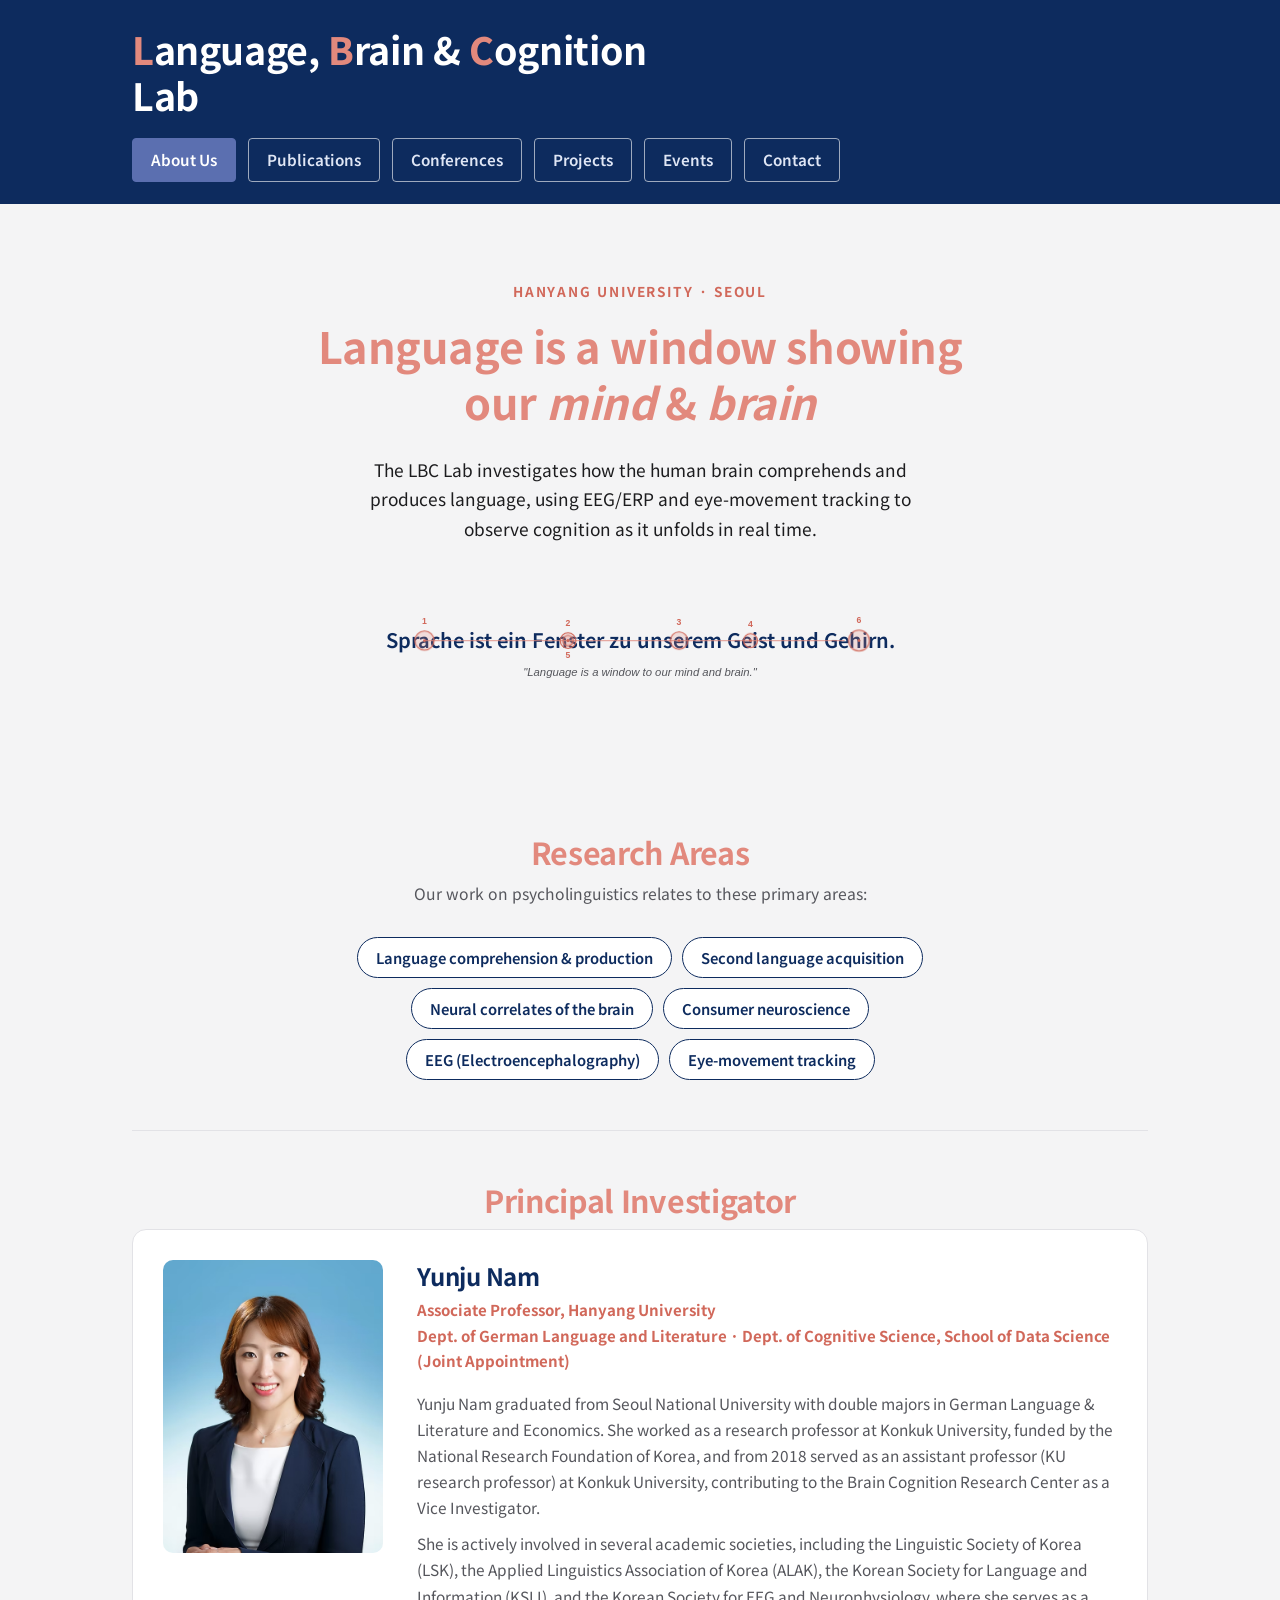
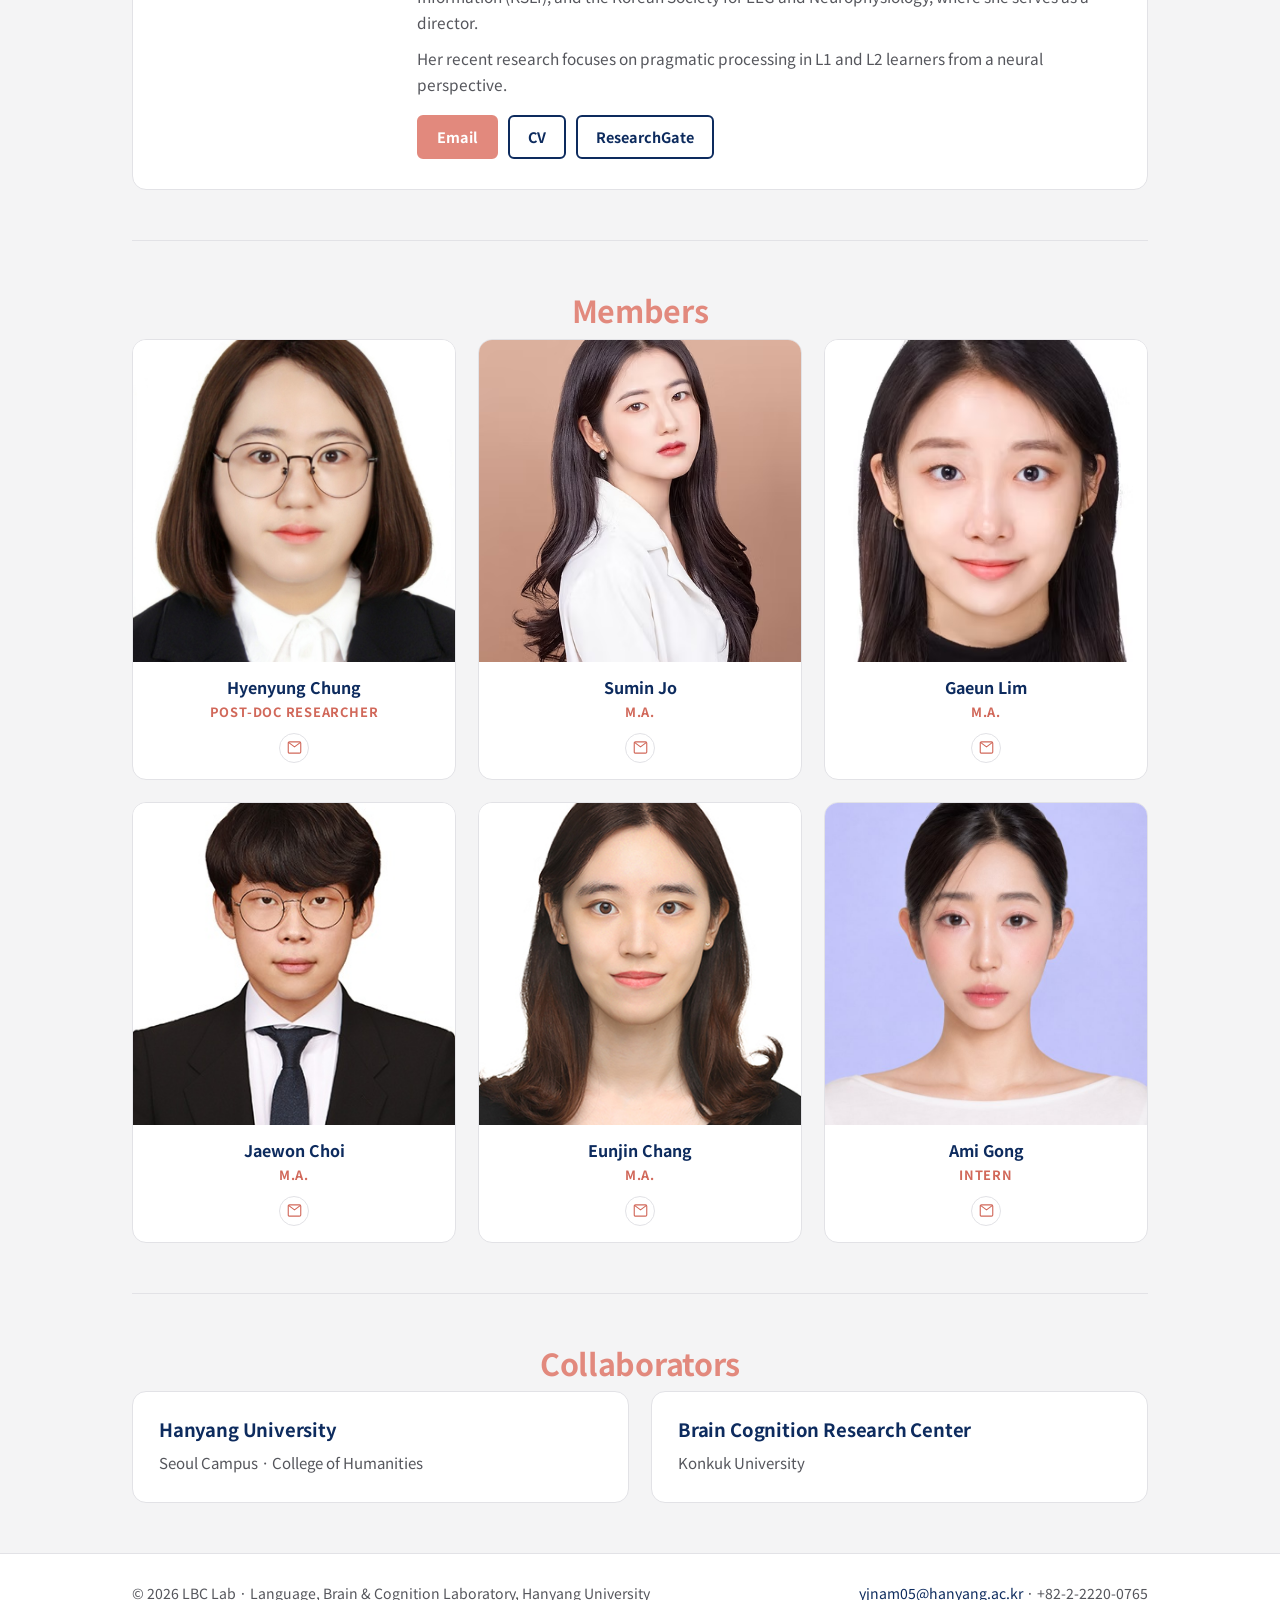
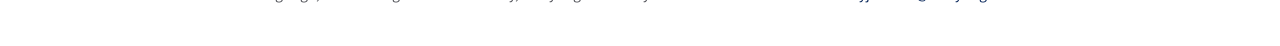
<file: index.html>
<!DOCTYPE html>
<html lang="en">
<head>
<meta charset="UTF-8">
<meta name="viewport" content="width=device-width, initial-scale=1">
<title>LBC Lab | Language, Brain &amp; Cognition Laboratory — Hanyang University</title>
<meta name="description" content="LBC Lab (Language, Brain and Cognition) at Hanyang University — psycholinguistics, cognitive science, EEG, eye-tracking.">
<link rel="preconnect" href="https://fonts.googleapis.com">
<link href="https://fonts.googleapis.com/css2?family=Instrument+Serif:ital@0;1&family=Figtree:wght@400;500;600;700&family=Noto+Sans+KR:wght@400;500;700&family=Gowun+Batang:wght@400;700&display=swap" rel="stylesheet">
<link rel="stylesheet" href="css/style.css">
</head>
<body>

<header class="site">
  <div class="site-inner">
    <a class="brand" href="index.html"><b>L</b>anguage, <b>B</b>rain &amp; <b>C</b>ognition Lab</a>
    <nav class="main" aria-label="Main">
      <a href="index.html" aria-current="page">About Us</a>
      <a href="publications.html">Publications</a>
      <a href="conferences.html">Conferences</a>
      <a href="projects.html">Projects</a>
      <a href="events.html">Events</a>
      <a href="contact.html">Contact</a>
    </nav>
  </div>
</header>

<main class="wrap">

  <section class="hero">
    <p class="eyebrow">Hanyang University · Seoul</p>
    <h1>Language is a window showing our <em>mind</em> &amp; <em>brain</em></h1>
    <p class="lede">The LBC Lab investigates how the human brain comprehends and produces
    language, using EEG/ERP and eye-movement tracking to observe cognition as it unfolds
    in real time.</p>

    <!-- Signature: eye-tracking scanpath over a real German sentence -->
    <svg class="gaze-plot" viewBox="0 0 780 150" preserveAspectRatio="xMidYMid meet" aria-hidden="true">
      <text class="sentence" x="390" y="70" font-size="23" text-anchor="middle">
        <tspan id="w-sprache">Sprache</tspan> <tspan id="w-ist">ist</tspan> <tspan id="w-ein">ein</tspan> <tspan id="w-fenster">Fenster</tspan> <tspan id="w-zu">zu</tspan> <tspan id="w-unserem">unserem</tspan> <tspan id="w-geist">Geist</tspan> <tspan id="w-und">und</tspan> <tspan id="w-gehirn">Gehirn.</tspan>
      </text>
      <text class="gloss" x="390" y="102" text-anchor="middle">"Language is a window to our mind and brain."</text>

      <path id="gaze-saccade" class="saccade" d="" style="animation-delay:0.1s"/>

      <circle id="fix1" class="fixation" cx="0" cy="0" r="0" style="animation-delay:0.15s"/>
      <circle id="fix1-dot" class="fixation-dot" cx="0" cy="0" r="1.6"/>
      <text id="fix1-num" class="fixation-num" text-anchor="middle" x="0" y="0">1</text>

      <circle id="fix2" class="fixation" cx="0" cy="0" r="0" style="animation-delay:0.55s"/>
      <circle id="fix2-dot" class="fixation-dot" cx="0" cy="0" r="1.6"/>
      <text id="fix2-num" class="fixation-num" text-anchor="middle" x="0" y="0">2</text>

      <circle id="fix3" class="fixation" cx="0" cy="0" r="0" style="animation-delay:0.95s"/>
      <circle id="fix3-dot" class="fixation-dot" cx="0" cy="0" r="1.6"/>
      <text id="fix3-num" class="fixation-num" text-anchor="middle" x="0" y="0">3</text>

      <circle id="fix4" class="fixation" cx="0" cy="0" r="0" style="animation-delay:1.35s"/>
      <circle id="fix4-dot" class="fixation-dot" cx="0" cy="0" r="1.6"/>
      <text id="fix4-num" class="fixation-num" text-anchor="middle" x="0" y="0">4</text>

      <circle id="fix5" class="fixation" cx="0" cy="0" r="0" style="animation-delay:1.75s"/>
      <circle id="fix5-dot" class="fixation-dot" cx="0" cy="0" r="1.6"/>
      <text id="fix5-num" class="fixation-num" text-anchor="middle" x="0" y="0">5</text>

      <circle id="fix6" class="fixation" cx="0" cy="0" r="0" style="animation-delay:2.1s"/>
      <circle id="fix6-dot" class="fixation-dot" cx="0" cy="0" r="1.6"/>
      <text id="fix6-num" class="fixation-num" text-anchor="middle" x="0" y="0">6</text>
    </svg>
    <script>
    (function () {
      function place() {
        var words = { sprache: 'w-sprache', fenster: 'w-fenster', unserem: 'w-unserem', geist: 'w-geist', gehirn: 'w-gehirn' };
        var centers = {};
        for (var key in words) {
          var t = document.getElementById(words[key]);
          if (!t || typeof t.getBBox !== 'function') return;
          var b = t.getBBox();
          centers[key] = { x: b.x + b.width / 2, y: b.y + b.height * 0.55 };
        }
        var seq = [
          { id: 'fix1', word: 'sprache', r: 11, above: true },
          { id: 'fix2', word: 'fenster', r: 9,  above: true },
          { id: 'fix3', word: 'unserem', r: 10, above: true },
          { id: 'fix4', word: 'geist',   r: 8,  above: true },
          { id: 'fix5', word: 'fenster', r: 6,  above: false },
          { id: 'fix6', word: 'gehirn',  r: 12, above: true }
        ];
        var pts = [];
        seq.forEach(function (f) {
          var c = centers[f.word];
          if (!c) return;
          pts.push(c.x + ',' + c.y);
          var circle = document.getElementById(f.id);
          var dot = document.getElementById(f.id + '-dot');
          var num = document.getElementById(f.id + '-num');
          circle.setAttribute('cx', c.x); circle.setAttribute('cy', c.y); circle.setAttribute('r', f.r);
          dot.setAttribute('cx', c.x); dot.setAttribute('cy', c.y);
          num.setAttribute('x', c.x);
          num.setAttribute('y', f.above ? (c.y - f.r - 8) : (c.y + f.r + 14));
        });
        var path = document.getElementById('gaze-saccade');
        if (path && pts.length) path.setAttribute('d', 'M' + pts.join(' L'));
      }
      if (document.readyState === 'complete') place();
      else window.addEventListener('load', place);
    })();
    </script>
  </section>

  <section class="block">
    <h2 class="section">Research Areas</h2>
    <p class="section-note">Our work on psycholinguistics relates to these primary areas:</p>
    <div class="tags">
      <span>Language comprehension &amp; production</span>
      <span>Second language acquisition</span>
      <span>Neural correlates of the brain</span>
      <span>Consumer neuroscience</span>
      <span>EEG (Electroencephalography)</span>
      <span>Eye-movement tracking</span>
    </div>
  </section>

  <section class="block" id="pi">
    <h2 class="section">Principal Investigator</h2>
    <div class="pi">
      <img src="images/yunju-nam.jpg" alt="Prof. Yunju Nam">
      <div>
        <h3>Yunju Nam</h3>
        <p class="role">Associate Professor, Hanyang University<br>
        Dept. of German Language and Literature ·
        Dept. of Cognitive Science, School of Data Science (Joint Appointment)</p>
        <p>Yunju Nam graduated from Seoul National University with double majors in
        German Language &amp; Literature and Economics. She worked as a research professor
        at Konkuk University, funded by the National Research Foundation of Korea, and
        from 2018 served as an assistant professor (KU research professor) at Konkuk
        University, contributing to the Brain Cognition Research Center as a Vice
        Investigator.</p>
        <p>She is actively involved in several academic societies, including the
        Linguistic Society of Korea (LSK), the Applied Linguistics Association of Korea
        (ALAK), the Korean Society for Language and Information (KSLI), and the Korean
        Society for EEG and Neurophysiology, where she serves as a director.</p>
        <p>Her recent research focuses on pragmatic processing in L1 and L2 learners
        from a neural perspective.</p>
        <div class="links">
          <a class="btn solid" href="mailto:yjnam05@hanyang.ac.kr">Email</a>
          <a class="btn" href="files/cv-yunju-nam.pdf">CV</a>
          <a class="btn" href="https://www.researchgate.net/profile/Yunju-Nam-5">ResearchGate</a>
        </div>
      </div>
    </div>
  </section>

  <section class="block" id="members">
    <h2 class="section">Members</h2>
    <div class="members">
      <div class="member">
        <img src="images/member-hyenyung-chung.jpg" alt="Hyenyung Chung">
        <div class="name">Hyenyung Chung</div>
        <div class="deg">Post-doc Researcher</div>
      <button class="email-btn" data-email="chn4050@naver.com" aria-label="이메일 복사">
        <svg viewBox="0 0 24 24" fill="none" stroke="currentColor" stroke-width="1.8" stroke-linecap="round" stroke-linejoin="round"><path d="M2 5a2 2 0 0 1 2-2h16a2 2 0 0 1 2 2v14a2 2 0 0 1-2 2H4a2 2 0 0 1-2-2V5Zm2 0 8 6 8-6"/></svg>
        <span class="email-tooltip">복사됨</span>
      </button>
      </div>
      <div class="member">
        <img src="images/member-sumin-cho.jpg" alt="Sumin Jo">
        <div class="name">Sumin Jo</div>
        <div class="deg">M.A.</div>
      <button class="email-btn" data-email="lovesuminn@hanyang.ac.kr" aria-label="이메일 복사">
        <svg viewBox="0 0 24 24" fill="none" stroke="currentColor" stroke-width="1.8" stroke-linecap="round" stroke-linejoin="round"><path d="M2 5a2 2 0 0 1 2-2h16a2 2 0 0 1 2 2v14a2 2 0 0 1-2 2H4a2 2 0 0 1-2-2V5Zm2 0 8 6 8-6"/></svg>
        <span class="email-tooltip">복사됨</span>
      </button>
      </div>
      <div class="member">
        <img src="images/member-gaun-im.jpg" alt="Gaeun Lim">
        <div class="name">Gaeun Lim</div>
        <div class="deg">M.A.</div>
      <button class="email-btn" data-email="eunsuger214@hanyang.ac.kr" aria-label="이메일 복사">
        <svg viewBox="0 0 24 24" fill="none" stroke="currentColor" stroke-width="1.8" stroke-linecap="round" stroke-linejoin="round"><path d="M2 5a2 2 0 0 1 2-2h16a2 2 0 0 1 2 2v14a2 2 0 0 1-2 2H4a2 2 0 0 1-2-2V5Zm2 0 8 6 8-6"/></svg>
        <span class="email-tooltip">복사됨</span>
      </button>
      </div>
      <div class="member">
        <img src="images/member-jaewon-choi.jpg" alt="Jaewon Choi">
        <div class="name">Jaewon Choi</div>
        <div class="deg">M.A.</div>
      <button class="email-btn" data-email="koteacherjw@hanyang.ac.kr" aria-label="이메일 복사">
        <svg viewBox="0 0 24 24" fill="none" stroke="currentColor" stroke-width="1.8" stroke-linecap="round" stroke-linejoin="round"><path d="M2 5a2 2 0 0 1 2-2h16a2 2 0 0 1 2 2v14a2 2 0 0 1-2 2H4a2 2 0 0 1-2-2V5Zm2 0 8 6 8-6"/></svg>
        <span class="email-tooltip">복사됨</span>
      </button>
      </div>
      <div class="member">
        <img src="images/member-eunjin-chang.jpg" alt="Eunjin Chang">
        <div class="name">Eunjin Chang</div>
        <div class="deg">M.A.</div>
      <button class="email-btn" data-email="cat8502@hanyang.ac.kr" aria-label="이메일 복사">
        <svg viewBox="0 0 24 24" fill="none" stroke="currentColor" stroke-width="1.8" stroke-linecap="round" stroke-linejoin="round"><path d="M2 5a2 2 0 0 1 2-2h16a2 2 0 0 1 2 2v14a2 2 0 0 1-2 2H4a2 2 0 0 1-2-2V5Zm2 0 8 6 8-6"/></svg>
        <span class="email-tooltip">복사됨</span>
      </button>
      </div>
      <div class="member">
        <img src="images/member-ami-gong.jpg" alt="Ami Gong">
        <div class="name">Ami Gong</div>
        <div class="deg">Intern</div>
      <button class="email-btn" data-email="rhedkal@gmail.com" aria-label="이메일 복사">
        <svg viewBox="0 0 24 24" fill="none" stroke="currentColor" stroke-width="1.8" stroke-linecap="round" stroke-linejoin="round"><path d="M2 5a2 2 0 0 1 2-2h16a2 2 0 0 1 2 2v14a2 2 0 0 1-2 2H4a2 2 0 0 1-2-2V5Zm2 0 8 6 8-6"/></svg>
        <span class="email-tooltip">복사됨</span>
      </button>
      </div>
    </div>
  </section>

  <section class="block" id="collaborators">
    <h2 class="section">Collaborators</h2>
    <div class="cards">
      <div class="card">
        <h3><a href="http://www.hanyang.ac.kr">Hanyang University</a></h3>
        <p>Seoul Campus · College of Humanities</p>
      </div>
      <div class="card">
        <h3><a href="http://bcrc.konkuk.ac.kr">Brain Cognition Research Center</a></h3>
        <p>Konkuk University</p>
      </div>
    </div>
  </section>

</main>

<footer class="site">
  <div class="site-inner">
    <span>© 2026 LBC Lab · Language, Brain &amp; Cognition Laboratory, Hanyang University</span>
    <span><a href="mailto:yjnam05@hanyang.ac.kr">yjnam05@hanyang.ac.kr</a> · +82-2-2220-0765</span>
  </div>
</footer>

<script>
document.querySelectorAll('.email-btn').forEach(function (btn) {
  btn.addEventListener('click', function () {
    var email = btn.getAttribute('data-email');
    navigator.clipboard.writeText(email).catch(function () {});
    window.location.href = 'mailto:' + email;
    var tip = btn.querySelector('.email-tooltip');
    tip.classList.add('show');
    setTimeout(function () { tip.classList.remove('show'); }, 1500);
  });
});
</script>
</body>
</html>
</file>
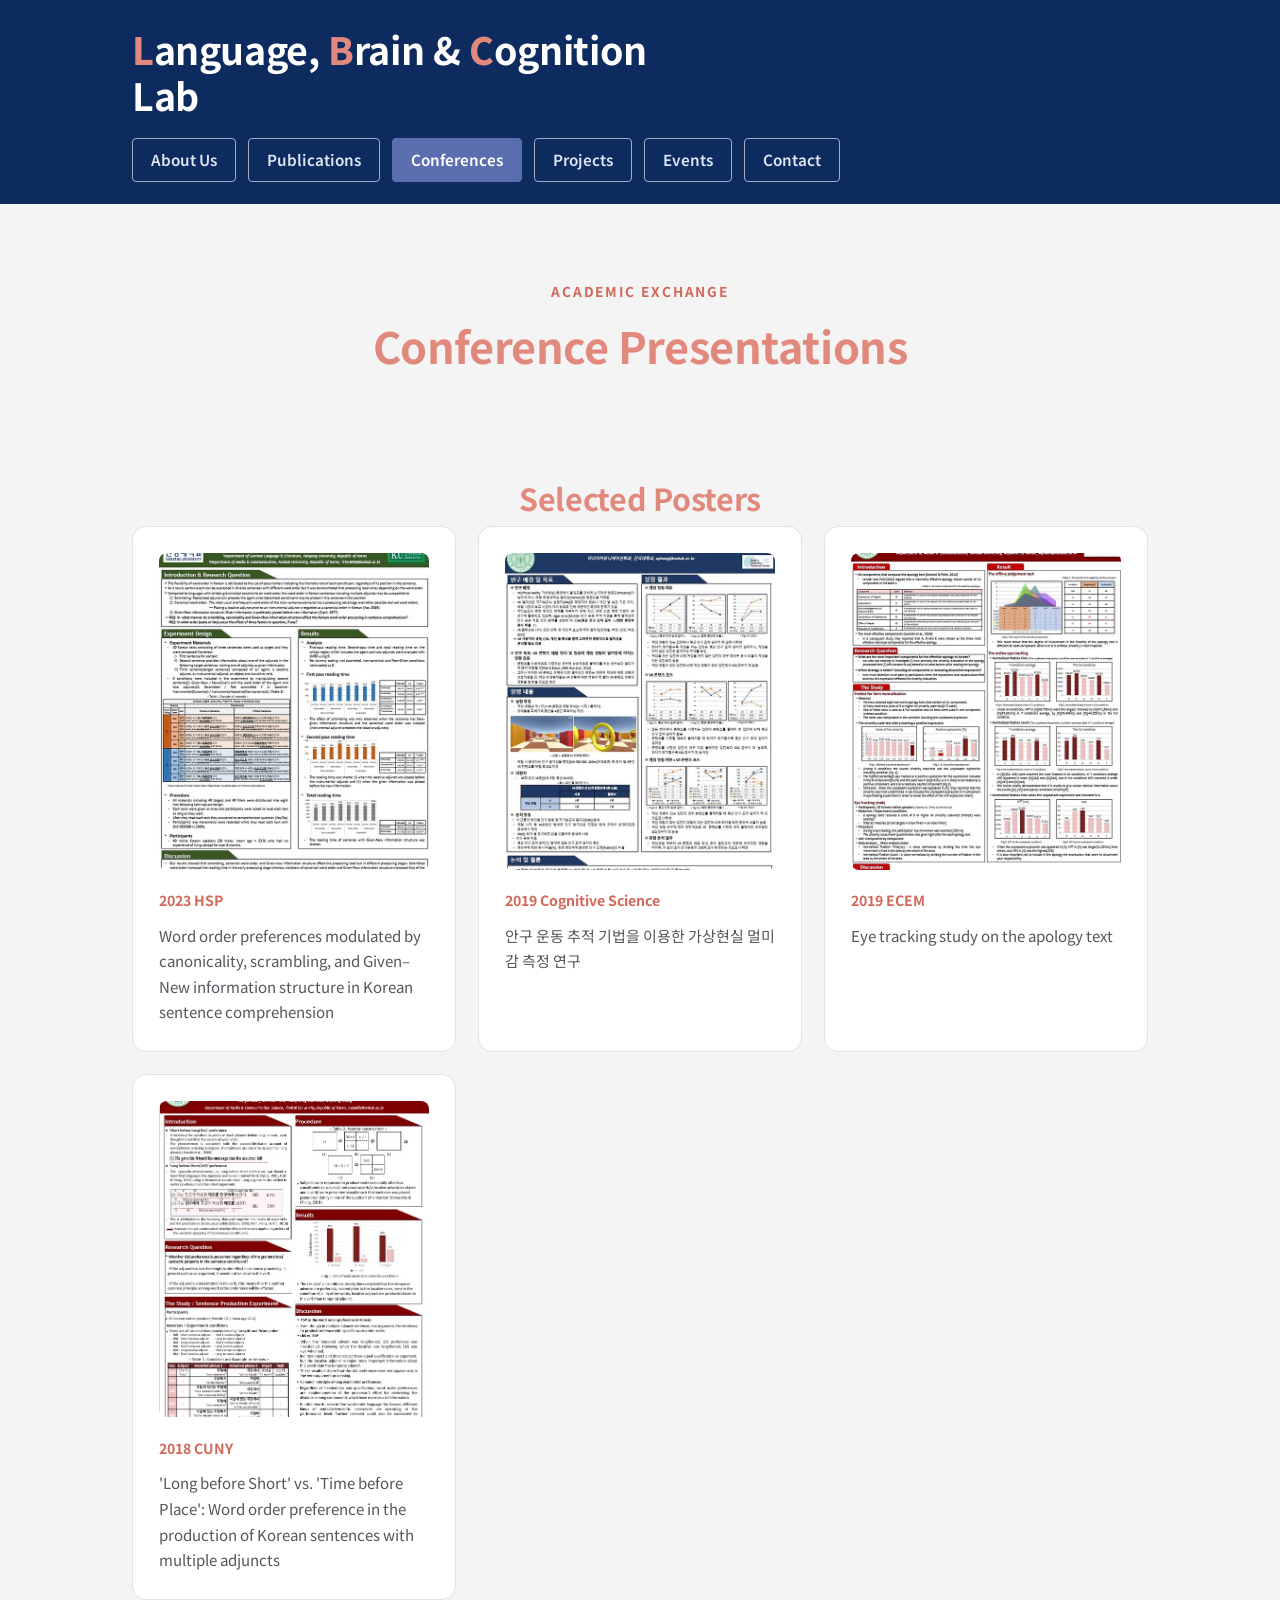
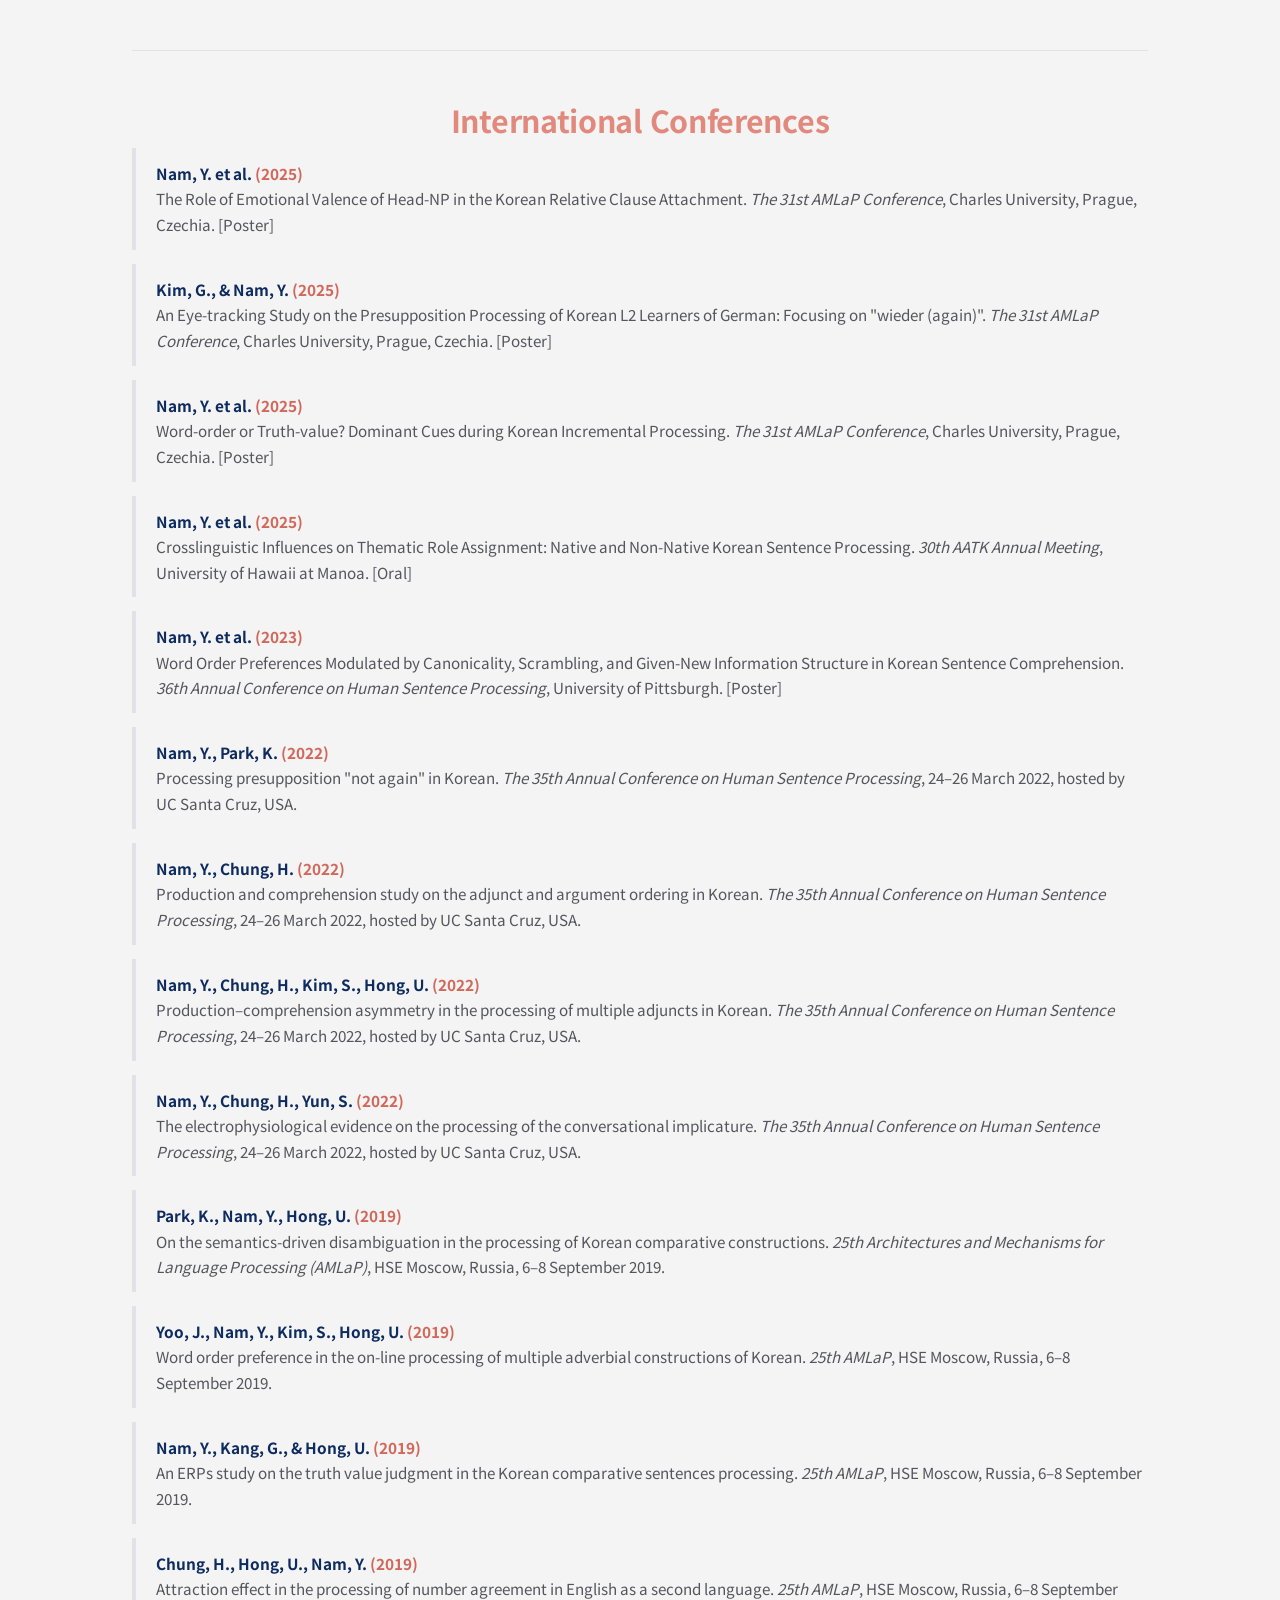
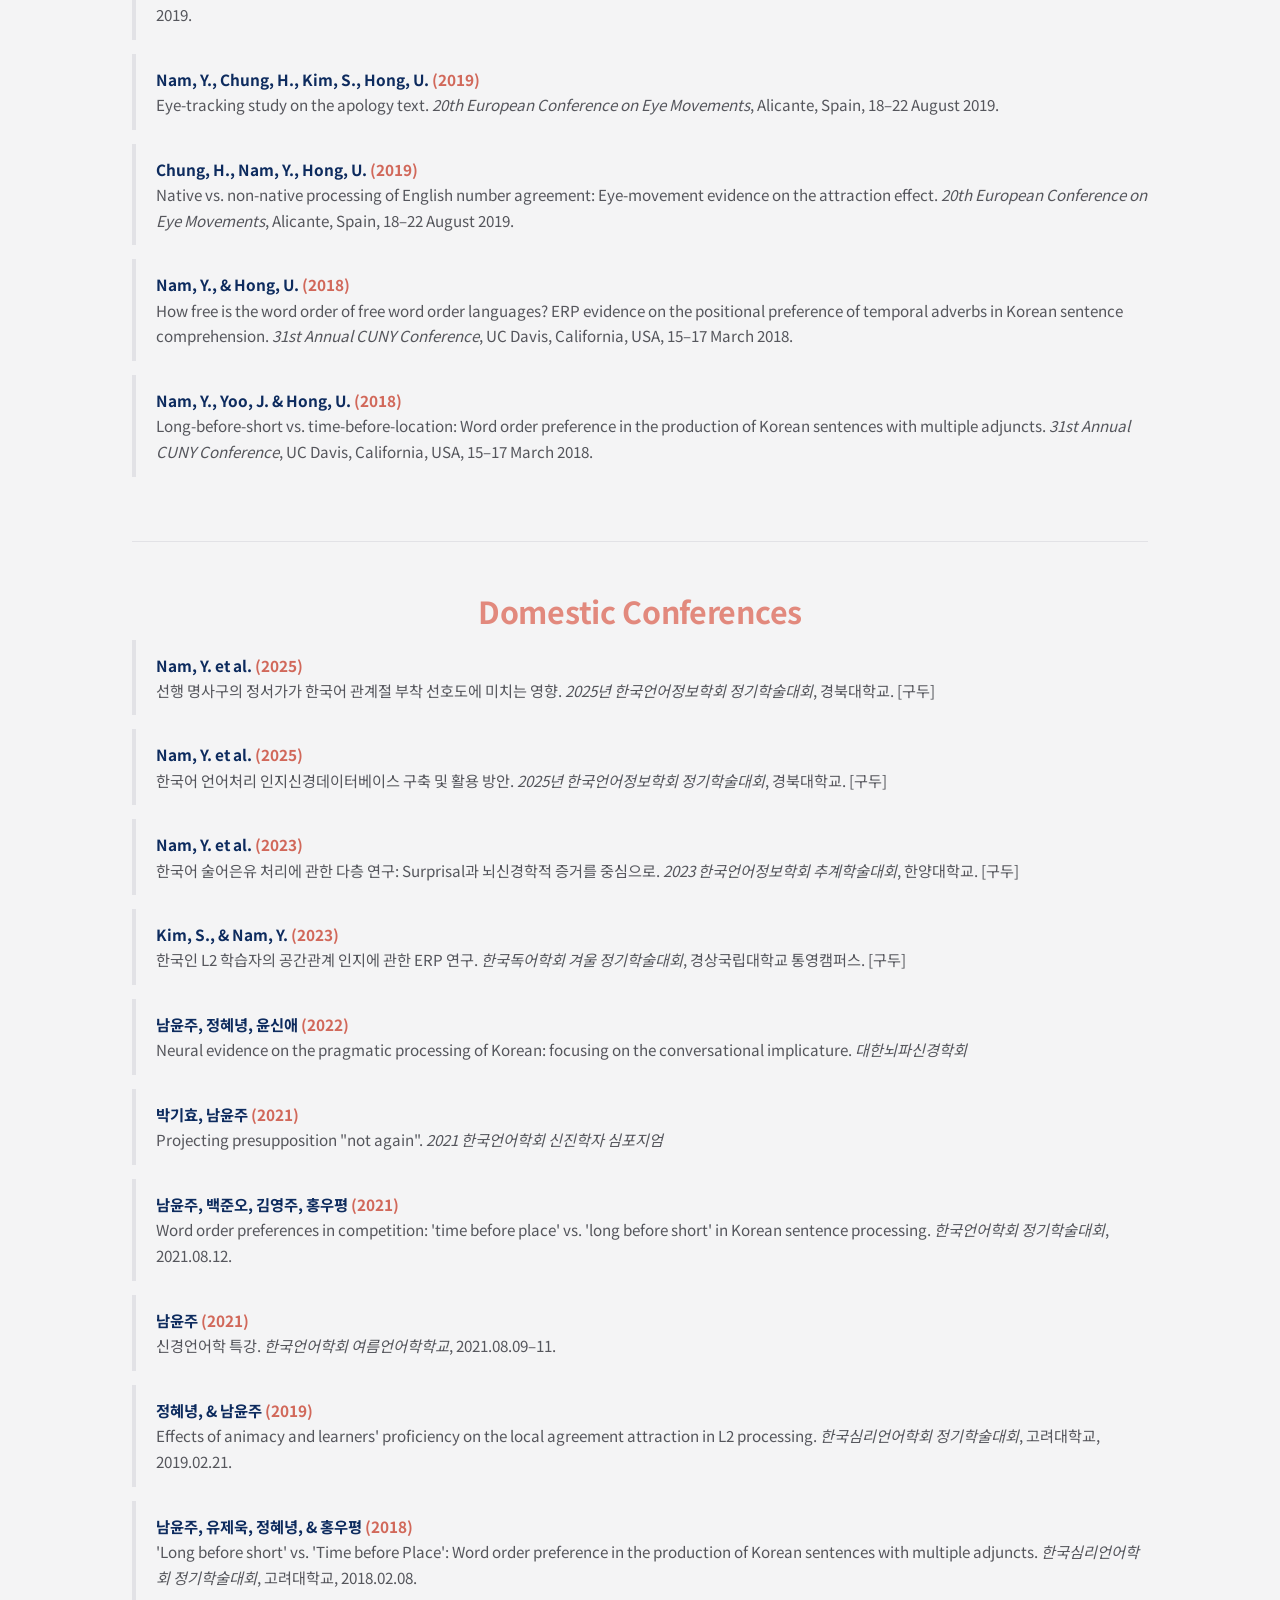
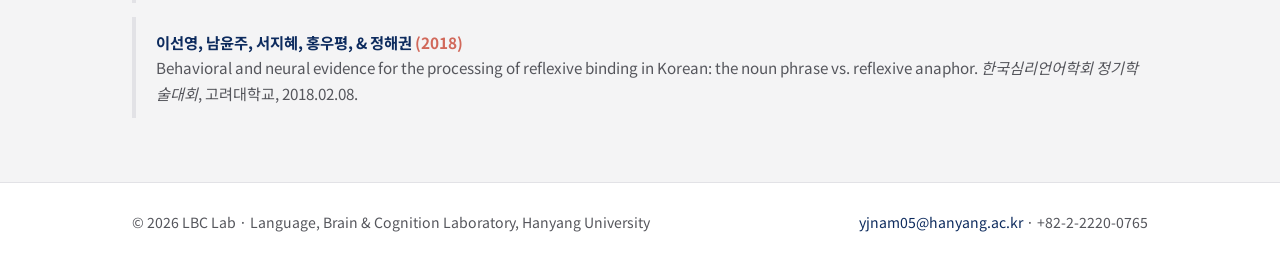
<file: conferences.html>
<!DOCTYPE html>
<html lang="en">
<head>
<meta charset="UTF-8">
<meta name="viewport" content="width=device-width, initial-scale=1">
<title>Conferences | LBC Lab — Hanyang University</title>
<link rel="preconnect" href="https://fonts.googleapis.com">
<link href="https://fonts.googleapis.com/css2?family=Instrument+Serif:ital@0;1&family=Figtree:wght@400;500;600;700&family=Noto+Sans+KR:wght@400;500;700&family=Gowun+Batang:wght@400;700&display=swap" rel="stylesheet">
<link rel="stylesheet" href="css/style.css">
</head>
<body>

<header class="site">
  <div class="site-inner">
    <a class="brand" href="index.html"><b>L</b>anguage, <b>B</b>rain &amp; <b>C</b>ognition Lab</a>
    <nav class="main" aria-label="Main">
      <a href="index.html">About Us</a>
      <a href="publications.html">Publications</a>
      <a href="conferences.html" aria-current="page">Conferences</a>
      <a href="projects.html">Projects</a>
      <a href="events.html">Events</a>
      <a href="contact.html">Contact</a>
    </nav>
  </div>
</header>

<main class="wrap">

  <section class="hero">
    <p class="eyebrow">Academic Exchange</p>
    <h1>Conference Presentations</h1>
  </section>

  <section class="block">
    <h2 class="section">Selected Posters</h2>
    <div class="cards">
      <div class="card">
        <img src="images/poster-2023-hsp.jpg" alt="2023 HSP poster" style="width:100%;border-radius:8px;margin-bottom:12px;">
        <p class="meta">2023 HSP</p>
        <p>Word order preferences modulated by canonicality, scrambling, and Given–New
        information structure in Korean sentence comprehension</p>
      </div>
      <div class="card">
        <img src="images/poster-2019-cogsci.jpg" alt="2019 Cognitive Science poster" style="width:100%;border-radius:8px;margin-bottom:12px;">
        <p class="meta">2019 Cognitive Science</p>
        <p>안구 운동 추적 기법을 이용한 가상현실 멀미감 측정 연구</p>
      </div>
      <div class="card">
        <img src="images/poster-2019-ecem.jpg" alt="2019 ECEM poster" style="width:100%;border-radius:8px;margin-bottom:12px;">
        <p class="meta">2019 ECEM</p>
        <p>Eye tracking study on the apology text</p>
      </div>
      <div class="card">
        <img src="images/poster-2018-cuny.jpg" alt="2018 CUNY poster" style="width:100%;border-radius:8px;margin-bottom:12px;">
        <p class="meta">2018 CUNY</p>
        <p>'Long before Short' vs. 'Time before Place': Word order preference in the
        production of Korean sentences with multiple adjuncts</p>
      </div>
    </div>
  </section>

  <section class="block">
    <h2 class="section">International Conferences</h2>
    <ul class="pub-list">
      <li>
        <div class="authors">Nam, Y. et al. <span class="year">(2025)</span></div>
        <div class="title">The Role of Emotional Valence of Head-NP in the Korean Relative Clause Attachment.
        <span class="venue">The 31st AMLaP Conference</span>, Charles University, Prague, Czechia. [Poster]</div>
      </li>
      <li>
        <div class="authors">Kim, G., &amp; Nam, Y. <span class="year">(2025)</span></div>
        <div class="title">An Eye-tracking Study on the Presupposition Processing of Korean L2 Learners of German: Focusing on "wieder (again)".
        <span class="venue">The 31st AMLaP Conference</span>, Charles University, Prague, Czechia. [Poster]</div>
      </li>
      <li>
        <div class="authors">Nam, Y. et al. <span class="year">(2025)</span></div>
        <div class="title">Word-order or Truth-value? Dominant Cues during Korean Incremental Processing.
        <span class="venue">The 31st AMLaP Conference</span>, Charles University, Prague, Czechia. [Poster]</div>
      </li>
      <li>
        <div class="authors">Nam, Y. et al. <span class="year">(2025)</span></div>
        <div class="title">Crosslinguistic Influences on Thematic Role Assignment: Native and Non-Native Korean Sentence Processing.
        <span class="venue">30th AATK Annual Meeting</span>, University of Hawaii at Manoa. [Oral]</div>
      </li>
      <li>
        <div class="authors">Nam, Y. et al. <span class="year">(2023)</span></div>
        <div class="title">Word Order Preferences Modulated by Canonicality, Scrambling, and Given-New Information Structure in Korean Sentence Comprehension.
        <span class="venue">36th Annual Conference on Human Sentence Processing</span>, University of Pittsburgh. [Poster]</div>
      </li>
      <li>
        <div class="authors">Nam, Y., Park, K. <span class="year">(2022)</span></div>
        <div class="title">Processing presupposition "not again" in Korean.
        <span class="venue">The 35th Annual Conference on Human Sentence Processing</span>, 24–26 March 2022, hosted by UC Santa Cruz, USA.</div>
      </li>
      <li>
        <div class="authors">Nam, Y., Chung, H. <span class="year">(2022)</span></div>
        <div class="title">Production and comprehension study on the adjunct and argument ordering in Korean.
        <span class="venue">The 35th Annual Conference on Human Sentence Processing</span>, 24–26 March 2022, hosted by UC Santa Cruz, USA.</div>
      </li>
      <li>
        <div class="authors">Nam, Y., Chung, H., Kim, S., Hong, U. <span class="year">(2022)</span></div>
        <div class="title">Production–comprehension asymmetry in the processing of multiple adjuncts in Korean.
        <span class="venue">The 35th Annual Conference on Human Sentence Processing</span>, 24–26 March 2022, hosted by UC Santa Cruz, USA.</div>
      </li>
      <li>
        <div class="authors">Nam, Y., Chung, H., Yun, S. <span class="year">(2022)</span></div>
        <div class="title">The electrophysiological evidence on the processing of the conversational implicature.
        <span class="venue">The 35th Annual Conference on Human Sentence Processing</span>, 24–26 March 2022, hosted by UC Santa Cruz, USA.</div>
      </li>
      <li>
        <div class="authors">Park, K., Nam, Y., Hong, U. <span class="year">(2019)</span></div>
        <div class="title">On the semantics-driven disambiguation in the processing of Korean comparative constructions.
        <span class="venue">25th Architectures and Mechanisms for Language Processing (AMLaP)</span>, HSE Moscow, Russia, 6–8 September 2019.</div>
      </li>
      <li>
        <div class="authors">Yoo, J., Nam, Y., Kim, S., Hong, U. <span class="year">(2019)</span></div>
        <div class="title">Word order preference in the on-line processing of multiple adverbial constructions of Korean.
        <span class="venue">25th AMLaP</span>, HSE Moscow, Russia, 6–8 September 2019.</div>
      </li>
      <li>
        <div class="authors">Nam, Y., Kang, G., &amp; Hong, U. <span class="year">(2019)</span></div>
        <div class="title">An ERPs study on the truth value judgment in the Korean comparative sentences processing.
        <span class="venue">25th AMLaP</span>, HSE Moscow, Russia, 6–8 September 2019.</div>
      </li>
      <li>
        <div class="authors">Chung, H., Hong, U., Nam, Y. <span class="year">(2019)</span></div>
        <div class="title">Attraction effect in the processing of number agreement in English as a second language.
        <span class="venue">25th AMLaP</span>, HSE Moscow, Russia, 6–8 September 2019.</div>
      </li>
      <li>
        <div class="authors">Nam, Y., Chung, H., Kim, S., Hong, U. <span class="year">(2019)</span></div>
        <div class="title">Eye-tracking study on the apology text.
        <span class="venue">20th European Conference on Eye Movements</span>, Alicante, Spain, 18–22 August 2019.</div>
      </li>
      <li>
        <div class="authors">Chung, H., Nam, Y., Hong, U. <span class="year">(2019)</span></div>
        <div class="title">Native vs. non-native processing of English number agreement: Eye-movement evidence on the attraction effect.
        <span class="venue">20th European Conference on Eye Movements</span>, Alicante, Spain, 18–22 August 2019.</div>
      </li>
      <li>
        <div class="authors">Nam, Y., &amp; Hong, U. <span class="year">(2018)</span></div>
        <div class="title">How free is the word order of free word order languages? ERP evidence on the positional preference of temporal adverbs in Korean sentence comprehension.
        <span class="venue">31st Annual CUNY Conference</span>, UC Davis, California, USA, 15–17 March 2018.</div>
      </li>
      <li>
        <div class="authors">Nam, Y., Yoo, J. &amp; Hong, U. <span class="year">(2018)</span></div>
        <div class="title">Long-before-short vs. time-before-location: Word order preference in the production of Korean sentences with multiple adjuncts.
        <span class="venue">31st Annual CUNY Conference</span>, UC Davis, California, USA, 15–17 March 2018.</div>
      </li>
    </ul>
  </section>

  <section class="block">
    <h2 class="section">Domestic Conferences</h2>
    <ul class="pub-list">
      <li>
        <div class="authors">Nam, Y. et al. <span class="year">(2025)</span></div>
        <div class="title">선행 명사구의 정서가가 한국어 관계절 부착 선호도에 미치는 영향.
        <span class="venue">2025년 한국언어정보학회 정기학술대회</span>, 경북대학교. [구두]</div>
      </li>
      <li>
        <div class="authors">Nam, Y. et al. <span class="year">(2025)</span></div>
        <div class="title">한국어 언어처리 인지신경데이터베이스 구축 및 활용 방안.
        <span class="venue">2025년 한국언어정보학회 정기학술대회</span>, 경북대학교. [구두]</div>
      </li>
      <li>
        <div class="authors">Nam, Y. et al. <span class="year">(2023)</span></div>
        <div class="title">한국어 술어은유 처리에 관한 다층 연구: Surprisal과 뇌신경학적 증거를 중심으로.
        <span class="venue">2023 한국언어정보학회 추계학술대회</span>, 한양대학교. [구두]</div>
      </li>
      <li>
        <div class="authors">Kim, S., &amp; Nam, Y. <span class="year">(2023)</span></div>
        <div class="title">한국인 L2 학습자의 공간관계 인지에 관한 ERP 연구.
        <span class="venue">한국독어학회 겨울 정기학술대회</span>, 경상국립대학교 통영캠퍼스. [구두]</div>
      </li>
      <li>
        <div class="authors">남윤주, 정혜녕, 윤신애 <span class="year">(2022)</span></div>
        <div class="title">Neural evidence on the pragmatic processing of Korean: focusing on the conversational implicature.
        <span class="venue">대한뇌파신경학회</span></div>
      </li>
      <li>
        <div class="authors">박기효, 남윤주 <span class="year">(2021)</span></div>
        <div class="title">Projecting presupposition "not again".
        <span class="venue">2021 한국언어학회 신진학자 심포지엄</span></div>
      </li>
      <li>
        <div class="authors">남윤주, 백준오, 김영주, 홍우평 <span class="year">(2021)</span></div>
        <div class="title">Word order preferences in competition: 'time before place' vs. 'long before short' in Korean sentence processing.
        <span class="venue">한국언어학회 정기학술대회</span>, 2021.08.12.</div>
      </li>
      <li>
        <div class="authors">남윤주 <span class="year">(2021)</span></div>
        <div class="title">신경언어학 특강.
        <span class="venue">한국언어학회 여름언어학학교</span>, 2021.08.09–11.</div>
      </li>
      <li>
        <div class="authors">정혜녕, &amp; 남윤주 <span class="year">(2019)</span></div>
        <div class="title">Effects of animacy and learners' proficiency on the local agreement attraction in L2 processing.
        <span class="venue">한국심리언어학회 정기학술대회</span>, 고려대학교, 2019.02.21.</div>
      </li>
      <li>
        <div class="authors">남윤주, 유제욱, 정혜녕, &amp; 홍우평 <span class="year">(2018)</span></div>
        <div class="title">'Long before short' vs. 'Time before Place': Word order preference in the production of Korean sentences with multiple adjuncts.
        <span class="venue">한국심리언어학회 정기학술대회</span>, 고려대학교, 2018.02.08.</div>
      </li>
      <li>
        <div class="authors">이선영, 남윤주, 서지혜, 홍우평, &amp; 정해권 <span class="year">(2018)</span></div>
        <div class="title">Behavioral and neural evidence for the processing of reflexive binding in Korean: the noun phrase vs. reflexive anaphor.
        <span class="venue">한국심리언어학회 정기학술대회</span>, 고려대학교, 2018.02.08.</div>
      </li>
    </ul>
  </section>

</main>

<footer class="site">
  <div class="site-inner">
    <span>© 2026 LBC Lab · Language, Brain &amp; Cognition Laboratory, Hanyang University</span>
    <span><a href="mailto:yjnam05@hanyang.ac.kr">yjnam05@hanyang.ac.kr</a> · +82-2-2220-0765</span>
  </div>
</footer>

</body>
</html>
</file>
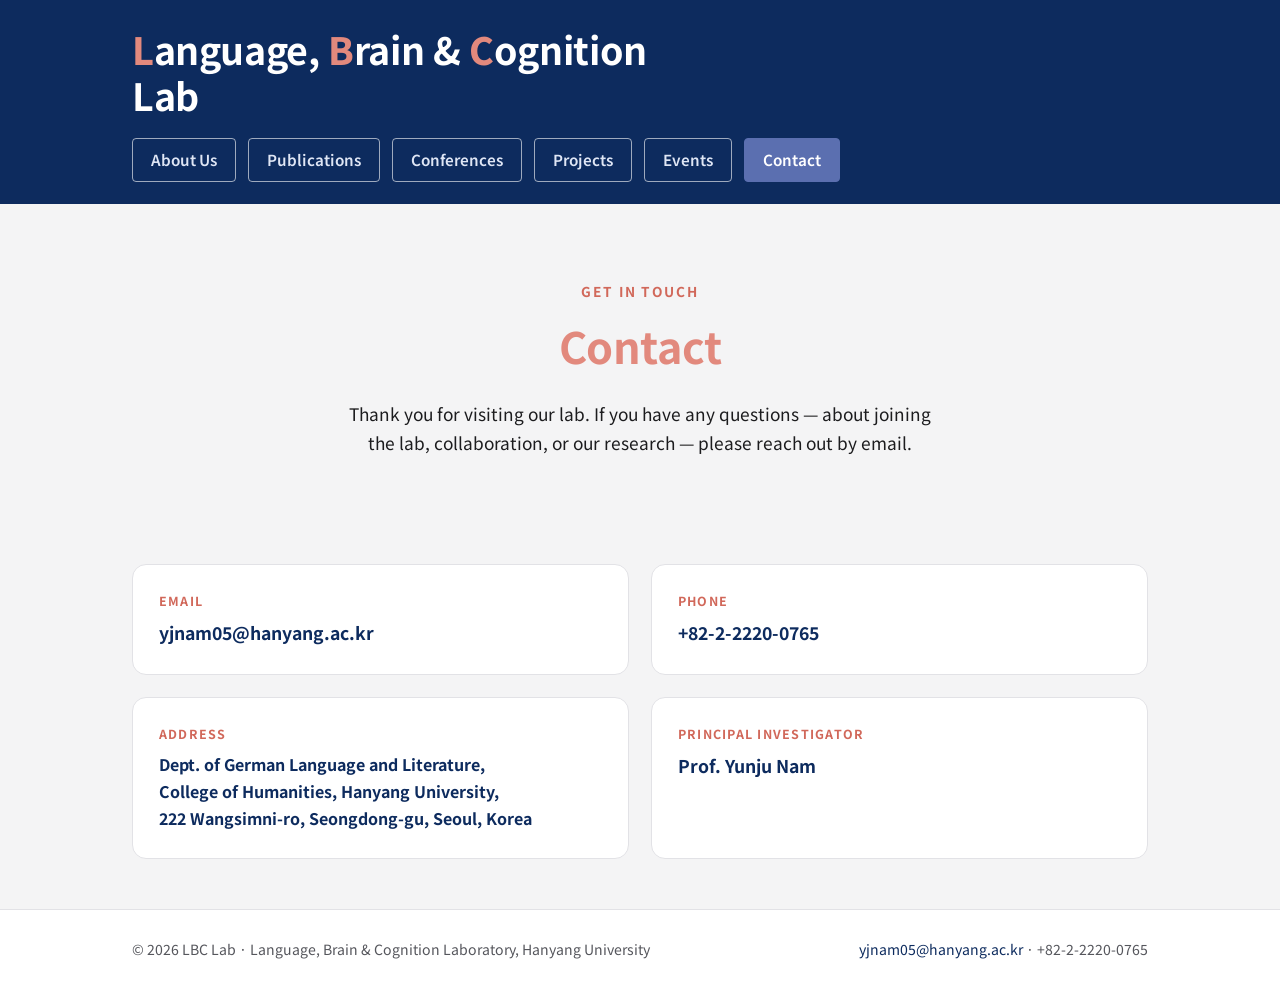
<file: contact.html>
<!DOCTYPE html>
<html lang="en">
<head>
<meta charset="UTF-8">
<meta name="viewport" content="width=device-width, initial-scale=1">
<title>Contact | LBC Lab — Hanyang University</title>
<link rel="preconnect" href="https://fonts.googleapis.com">
<link href="https://fonts.googleapis.com/css2?family=Instrument+Serif:ital@0;1&family=Figtree:wght@400;500;600;700&family=Noto+Sans+KR:wght@400;500;700&family=Gowun+Batang:wght@400;700&display=swap" rel="stylesheet">
<link rel="stylesheet" href="css/style.css">
</head>
<body>

<header class="site">
  <div class="site-inner">
    <a class="brand" href="index.html"><b>L</b>anguage, <b>B</b>rain &amp; <b>C</b>ognition Lab</a>
    <nav class="main" aria-label="Main">
      <a href="index.html">About Us</a>
      <a href="publications.html">Publications</a>
      <a href="conferences.html">Conferences</a>
      <a href="projects.html">Projects</a>
      <a href="events.html">Events</a>
      <a href="contact.html" aria-current="page">Contact</a>
    </nav>
  </div>
</header>

<main class="wrap">

  <section class="hero">
    <p class="eyebrow">Get in Touch</p>
    <h1>Contact</h1>
    <p class="lede">Thank you for visiting our lab. If you have any questions —
    about joining the lab, collaboration, or our research — please reach out by email.</p>
  </section>

  <section class="block">
    <div class="contact-grid">
      <div class="contact-item">
        <div class="label">Email</div>
        <div class="value"><a href="mailto:yjnam05@hanyang.ac.kr">yjnam05@hanyang.ac.kr</a></div>
      </div>
      <div class="contact-item">
        <div class="label">Phone</div>
        <div class="value">+82-2-2220-0765</div>
      </div>
      <div class="contact-item">
        <div class="label">Address</div>
        <div class="value" style="font-size:1rem;">Dept. of German Language and Literature,<br>
        College of Humanities, Hanyang University,<br>
        222 Wangsimni-ro, Seongdong-gu, Seoul, Korea</div>
      </div>
      <div class="contact-item">
        <div class="label">Principal Investigator</div>
        <div class="value">Prof. Yunju Nam</div>
      </div>
    </div>
  </section>

</main>

<footer class="site">
  <div class="site-inner">
    <span>© 2026 LBC Lab · Language, Brain &amp; Cognition Laboratory, Hanyang University</span>
    <span><a href="mailto:yjnam05@hanyang.ac.kr">yjnam05@hanyang.ac.kr</a> · +82-2-2220-0765</span>
  </div>
</footer>

</body>
</html>
</file>
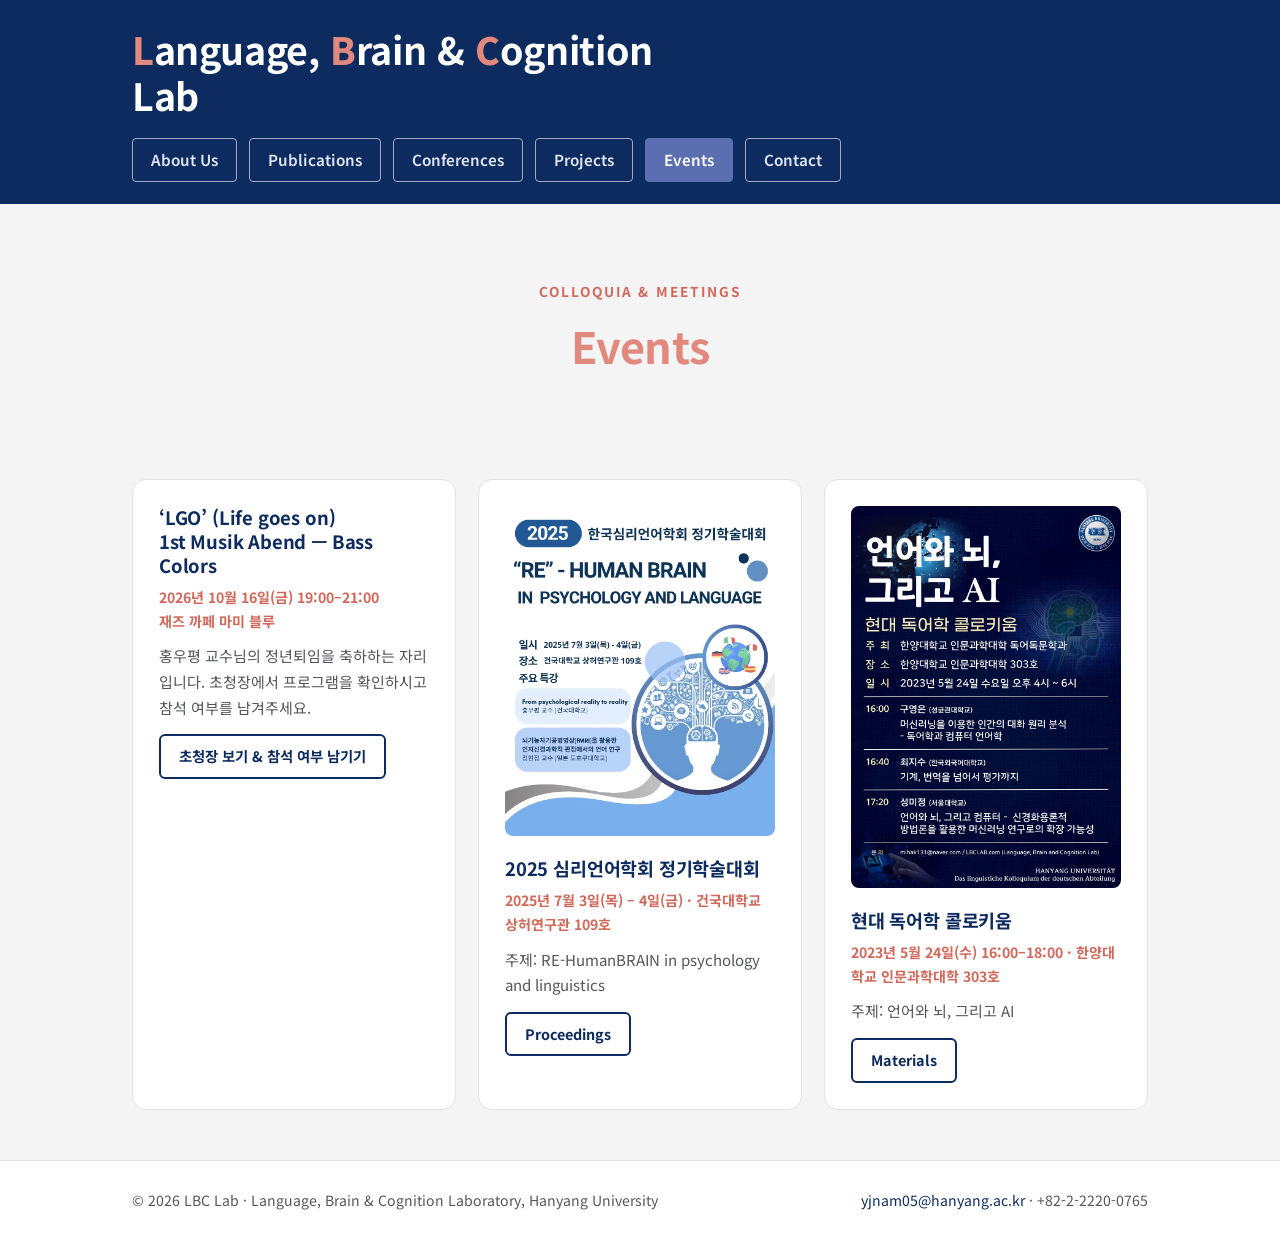
<file: events.html>
<!DOCTYPE html>
<html lang="ko">
<head>
<meta charset="UTF-8">
<meta name="viewport" content="width=device-width, initial-scale=1">
<title>Events | LBC Lab — Hanyang University</title>
<link rel="preconnect" href="https://fonts.googleapis.com">
<link href="https://fonts.googleapis.com/css2?family=Instrument+Serif:ital@0;1&family=Figtree:wght@400;500;600;700&family=Noto+Sans+KR:wght@400;500;700&family=Gowun+Batang:wght@400;700&display=swap" rel="stylesheet">
<link rel="stylesheet" href="css/style.css">
</head>
<body>

<header class="site">
  <div class="site-inner">
    <a class="brand" href="index.html"><b>L</b>anguage, <b>B</b>rain &amp; <b>C</b>ognition Lab</a>
    <nav class="main" aria-label="Main">
      <a href="index.html">About Us</a>
      <a href="publications.html">Publications</a>
      <a href="conferences.html">Conferences</a>
      <a href="projects.html">Projects</a>
      <a href="events.html" aria-current="page">Events</a>
      <a href="contact.html">Contact</a>
    </nav>
  </div>
</header>

<main class="wrap">

  <section class="hero">
    <p class="eyebrow">Colloquia &amp; Meetings</p>
    <h1>Events</h1>
  </section>

  <section class="block">
    <div class="cards">
      <div class="card">
        <h3>‘LGO’ (Life goes on)<br>1st Musik Abend — Bass Colors</h3>
        <p class="meta">2026년 10월 16일(금) 19:00–21:00<br>재즈 까페 마미 블루</p>
        <p>홍우평 교수님의 정년퇴임을 축하하는 자리입니다. 초청장에서 프로그램을 확인하시고 참석 여부를 남겨주세요.</p>
        <div class="links">
          <a class="btn" href="lgo-invitation.html">초청장 보기 &amp; 참석 여부 남기기</a>
        </div>
      </div>
      <div class="card">
        <img src="images/event-2025-psycholing.jpg" alt="2025 심리언어학회 정기학술대회 포스터" style="width:100%;border-radius:8px;margin-bottom:14px;">
        <h3>2025 심리언어학회 정기학술대회</h3>
        <p class="meta">2025년 7월 3일(목) – 4일(금) · 건국대학교 상허연구관 109호</p>
        <p>주제: RE-HumanBRAIN in psychology and linguistics</p>
        <div class="links">
          <a class="btn" href="files/2025-proceedings.pdf">Proceedings</a>
        </div>
      </div>
      <div class="card">
        <img src="images/event-2023-colloquium.png" alt="현대 독어학 콜로키움 포스터" style="width:100%;border-radius:8px;margin-bottom:14px;">
        <h3>현대 독어학 콜로키움</h3>
        <p class="meta">2023년 5월 24일(수) 16:00–18:00 · 한양대학교 인문과학대학 303호</p>
        <p>주제: 언어와 뇌, 그리고 AI</p>
        <div class="links">
          <a class="btn" href="files/2023-colloquium-materials.pdf">Materials</a>
        </div>
      </div>
    </div>
  </section>

</main>

<footer class="site">
  <div class="site-inner">
    <span>© 2026 LBC Lab · Language, Brain &amp; Cognition Laboratory, Hanyang University</span>
    <span><a href="mailto:yjnam05@hanyang.ac.kr">yjnam05@hanyang.ac.kr</a> · +82-2-2220-0765</span>
  </div>
</footer>

</body>
</html>
</file>
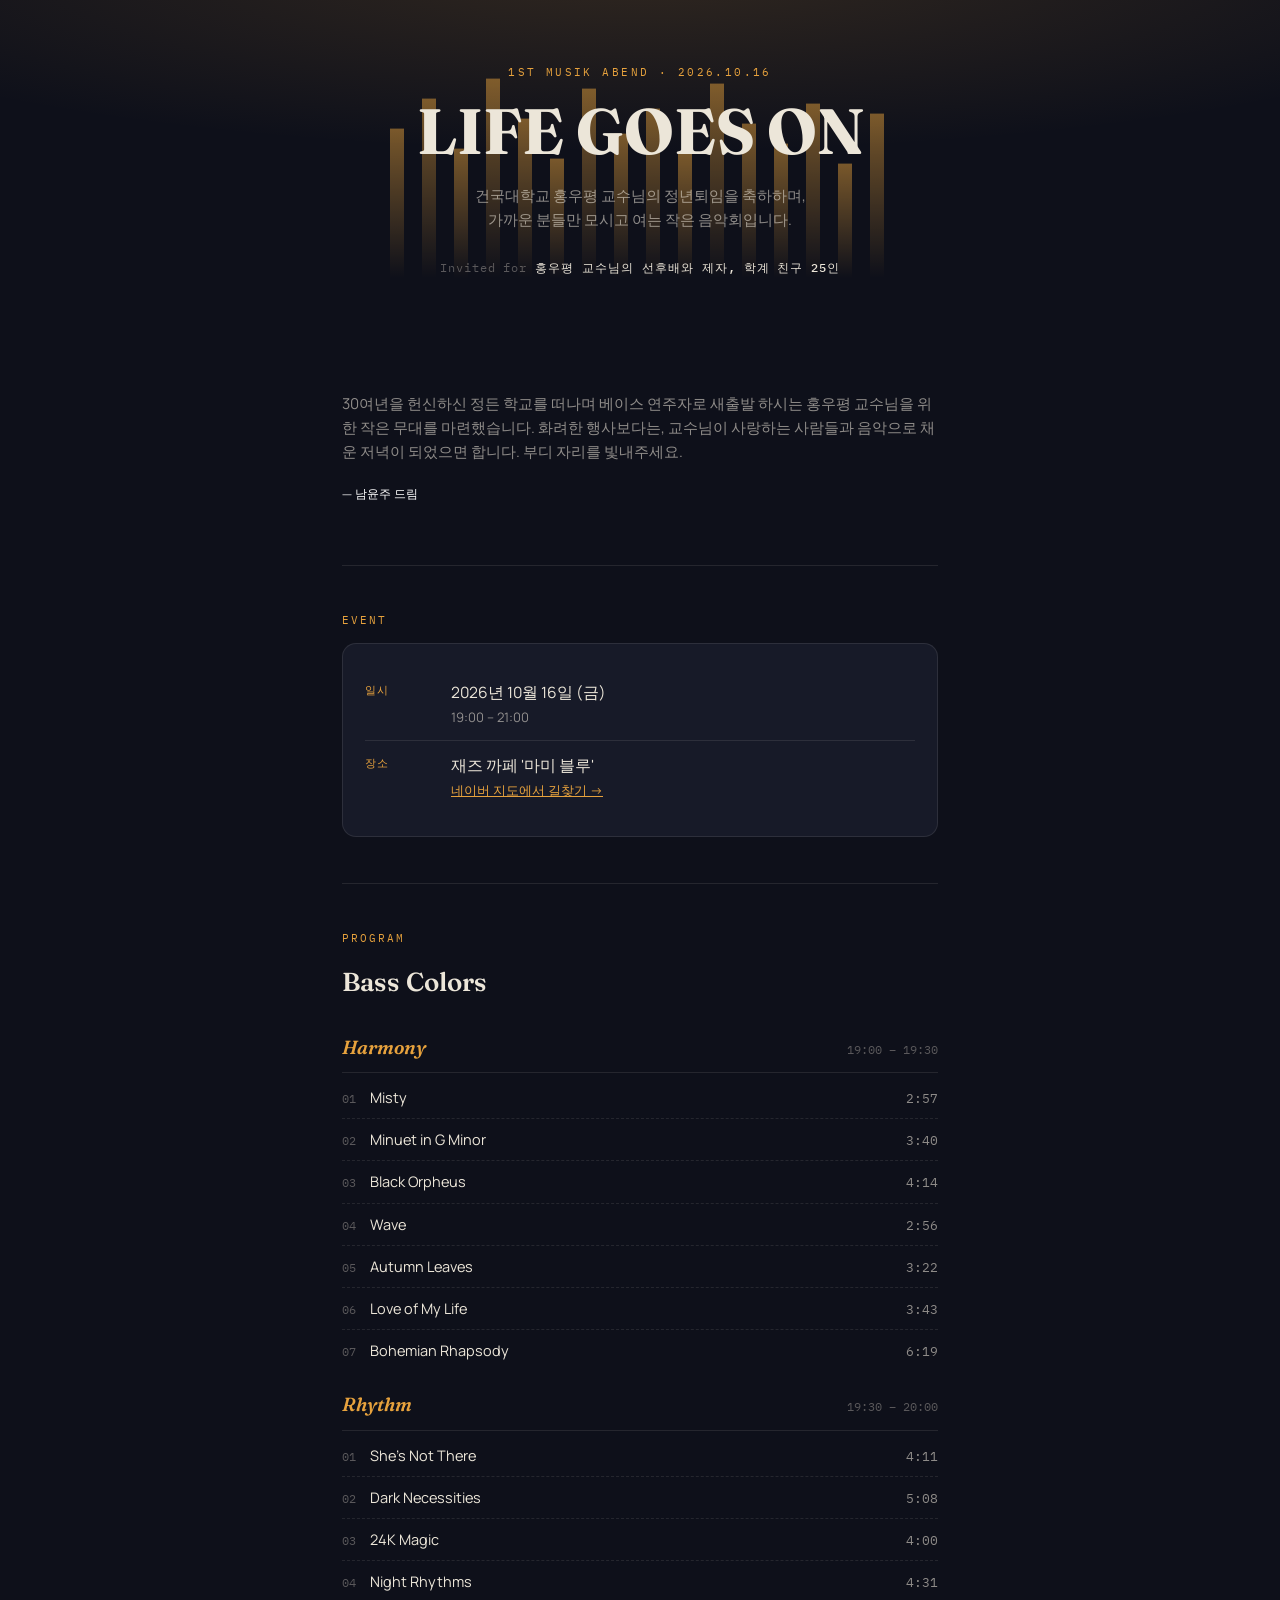
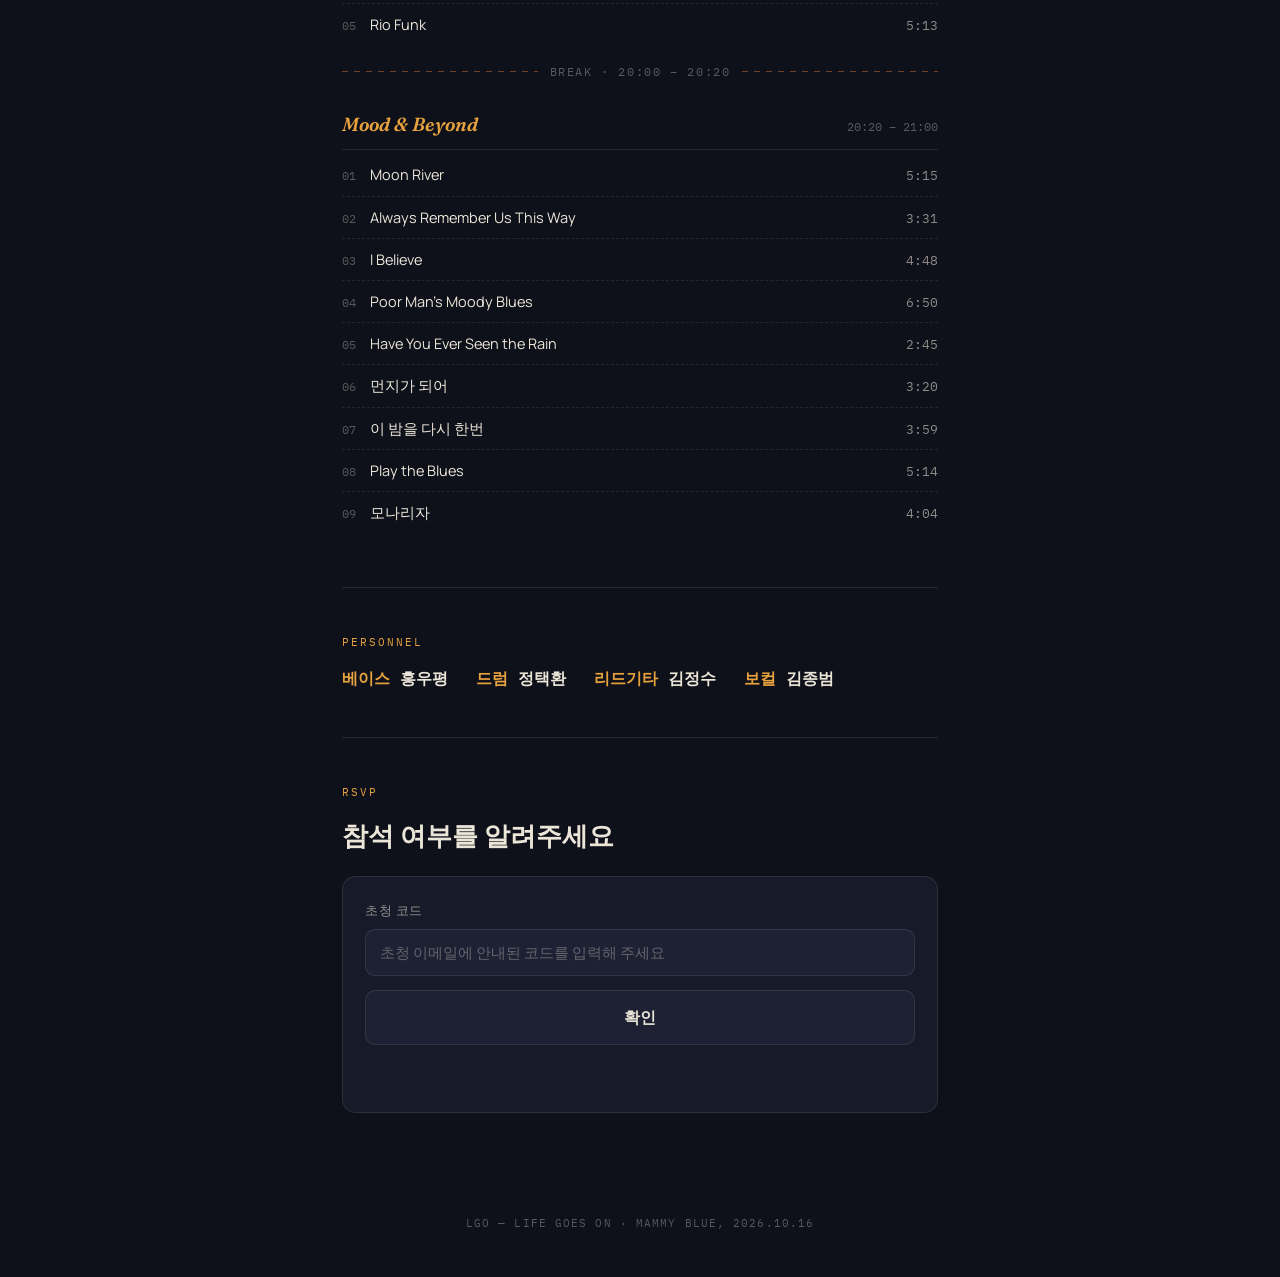
<file: lgo-invitation.html>
<!DOCTYPE html>
<html lang="ko">
<head>
<meta charset="UTF-8">
<meta name="viewport" content="width=device-width, initial-scale=1.0">
<title>LGO — Bass colors</title>
<style>
@import url('https://fonts.googleapis.com/css2?family=Fraunces:ital,opsz,wght@0,9..144,400;0,9..144,600;0,9..144,700;1,9..144,500;1,9..144,600&family=Manrope:wght@400;500;600;700&family=IBM+Plex+Mono:wght@400;500&display=swap');

:root{
  --ink:#0e101a;
  --panel:#171a28;
  --panel-2:#1d2133;
  --line: rgba(237,231,220,0.10);
  --ivory:#ECE6D9;
  --ivory-dim: rgba(236,230,217,0.58);
  --ivory-faint: rgba(236,230,217,0.34);
  --amber:#E7A23D;
  --amber-soft: rgba(231,162,61,0.16);
  --copper:#B5602B;
  --sage:#8CA787;
  --rose:#C77B6E;
  --radius: 14px;
}

*{box-sizing:border-box;}
html{scroll-behavior:smooth;}
body{
  margin:0;
  background:var(--ink);
  color:var(--ivory);
  font-family:'Manrope',sans-serif;
  line-height:1.6;
  -webkit-font-smoothing:antialiased;
}
.wrap{max-width:640px;margin:0 auto;padding:0 22px;}

/* ---------- HERO ---------- */
.hero{
  position:relative;
  padding:64px 22px 56px;
  text-align:center;
  overflow:hidden;
  background:
    radial-gradient(120% 90% at 50% -10%, rgba(231,162,61,0.16), transparent 60%),
    var(--ink);
}
.eq{
  position:absolute;
  left:50%; top:50%;
  transform:translate(-50%,-52%);
  width:min(520px, 92vw);
  height:220px;
  opacity:0.55;
  pointer-events:none;
}
.eq rect{
  transform-origin: bottom center;
  animation: eqbar 2.6s ease-in-out infinite;
}
@keyframes eqbar{
  0%,100%{ transform: scaleY(0.35); }
  50%{ transform: scaleY(1); }
}
@media (prefers-reduced-motion: reduce){
  .eq rect{ animation:none; transform:scaleY(0.7); }
}
.hero-inner{ position:relative; z-index:1; }
.eyebrow{
  font-family:'IBM Plex Mono', monospace;
  font-size:11px;
  letter-spacing:0.22em;
  text-transform:uppercase;
  color:var(--amber);
  margin:0 0 18px;
}
.title{
  font-family:'Fraunces', serif;
  font-weight:700;
  font-size:clamp(40px, 11vw, 64px);
  line-height:0.98;
  margin:0;
  color:var(--ivory);
}
.title small{
  display:block;
  font-family:'Fraunces', serif;
  font-style:italic;
  font-weight:500;
  font-size:0.4em;
  color:var(--amber);
  margin-top:10px;
  letter-spacing:0.01em;
}
.hero-sub{
  margin:22px auto 0;
  max-width:420px;
  color:var(--ivory-dim);
  font-size:15px;
}
.hero-for{
  margin-top:26px;
  font-family:'IBM Plex Mono', monospace;
  font-size:12px;
  letter-spacing:0.08em;
  color:var(--ivory-faint);
}
.hero-for b{ color:var(--ivory); font-weight:500; }

/* ---------- SECTION SHELL ---------- */
section{ padding:46px 0; }
.section-line{
  border:0; border-top:1px solid var(--line);
  margin:0;
}
.kicker{
  font-family:'IBM Plex Mono', monospace;
  font-size:11px;
  letter-spacing:0.18em;
  text-transform:uppercase;
  color:var(--amber);
  margin:0 0 14px;
}
h2.section-title{
  font-family:'Fraunces', serif;
  font-weight:600;
  font-size:26px;
  margin:0 0 18px;
  color:var(--ivory);
}

/* ---------- INTRO ---------- */
.intro p{
  font-family:'Fraunces', serif;
  font-style:italic;
  font-weight:500;
  font-size:19px;
  color:var(--ivory);
  margin:0 0 16px;
}
.intro p.plain{
  font-family:'Manrope',sans-serif;
  font-style:normal;
  font-weight:400;
  font-size:15px;
  color:var(--ivory-dim);
}
.intro p.signoff{
  margin-top:20px;
  font-size:12px;
  font-style:normal;
  color:#ffffff;
}

/* ---------- DETAILS CARD ---------- */
.card{
  background:var(--panel);
  border:1px solid var(--line);
  border-radius:var(--radius);
  padding:24px 22px;
}
.detail-row{
  display:flex;
  gap:16px;
  padding:12px 0;
}
.detail-row + .detail-row{ border-top:1px solid var(--line); }
.detail-label{
  font-family:'IBM Plex Mono', monospace;
  font-size:11px;
  letter-spacing:0.1em;
  text-transform:uppercase;
  color:var(--amber);
  width:70px;
  flex-shrink:0;
  padding-top:2px;
}
.detail-value{ font-size:15.5px; color:var(--ivory); }
.detail-value .sub{ display:block; color:var(--ivory-dim); font-size:13px; margin-top:2px; }

/* ---------- PROGRAM / VINYL TRACKLIST ---------- */
.side{
  margin-bottom:8px;
}
.side-head{
  display:flex;
  align-items:baseline;
  justify-content:space-between;
  padding:10px 0 10px;
  border-bottom:1px solid var(--line);
  margin-bottom:4px;
}
.side-name{
  font-family:'Fraunces', serif;
  font-weight:600;
  font-style:italic;
  font-size:19px;
  color:var(--amber);
}
.side-time{
  font-family:'IBM Plex Mono', monospace;
  font-size:12px;
  color:var(--ivory-faint);
}
.track{
  display:flex;
  align-items:baseline;
  gap:10px;
  padding:9px 0;
  border-bottom:1px dashed var(--line);
}
.track:last-child{ border-bottom:none; }
.track-no{
  font-family:'IBM Plex Mono', monospace;
  font-size:12px;
  color:var(--ivory-faint);
  width:18px;
  flex-shrink:0;
}
.track-name{ flex:1; font-size:14.5px; color:var(--ivory); }
.track-dur{
  font-family:'IBM Plex Mono', monospace;
  font-size:12.5px;
  color:var(--ivory-dim);
}
.break-row{
  display:flex;
  align-items:center;
  gap:12px;
  margin:18px 0;
  color:var(--ivory-faint);
  font-family:'IBM Plex Mono', monospace;
  font-size:11.5px;
  letter-spacing:0.14em;
  text-transform:uppercase;
}
.break-row::before, .break-row::after{
  content:"";
  flex:1;
  height:1px;
  background: repeating-linear-gradient(90deg, var(--copper) 0 6px, transparent 6px 12px);
  opacity:0.6;
}

/* ---------- CREDITS ---------- */
.credits{
  display:flex;
  flex-wrap:wrap;
  gap:12px 28px;
  font-family:'IBM Plex Mono', monospace;
  font-size:16px;
  font-weight:700;
  color:var(--ivory);
}
.credits b{ color:var(--amber); font-weight:700; }

/* ---------- RSVP ---------- */
.tally{
  font-family:'IBM Plex Mono', monospace;
  font-size:12.5px;
  color:var(--ivory-faint);
  margin-bottom:20px;
  min-height:18px;
}
.field{ margin-bottom:18px; }
.field label{
  display:block;
  font-size:12.5px;
  letter-spacing:0.04em;
  color:var(--ivory-dim);
  margin-bottom:8px;
}
input[type="text"], textarea, input[type="number"]{
  width:100%;
  background:var(--panel-2);
  border:1px solid var(--line);
  border-radius:10px;
  padding:12px 14px;
  color:var(--ivory);
  font-family:'Manrope',sans-serif;
  font-size:15px;
  outline:none;
  transition: border-color .15s ease;
}
input::placeholder, textarea::placeholder{ color:var(--ivory-faint); }
input:focus, textarea:focus{ border-color:var(--amber); }
textarea{ resize:vertical; min-height:78px; }

.toggle-group{ display:flex; gap:10px; }
.toggle-btn{
  flex:1;
  padding:13px 10px;
  border-radius:10px;
  border:1px solid var(--line);
  background:var(--panel-2);
  color:var(--ivory-dim);
  font-family:'Manrope',sans-serif;
  font-size:14.5px;
  font-weight:600;
  cursor:pointer;
  transition: all .15s ease;
}
.toggle-btn:focus-visible{ outline:2px solid var(--amber); outline-offset:2px; }
.toggle-btn[data-active="true"][data-kind="yes"]{
  background:var(--amber-soft);
  border-color:var(--amber);
  color:var(--amber);
}
.toggle-btn[data-active="true"][data-kind="no"]{
  background:rgba(199,123,110,0.14);
  border-color:var(--rose);
  color:var(--rose);
}

.guest-field{ display:none; }
.guest-field[data-show="true"]{ display:block; }

.submit-btn{
  width:100%;
  padding:15px;
  border-radius:10px;
  border:none;
  background:var(--amber);
  color:#1a1305;
  font-family:'Manrope',sans-serif;
  font-weight:700;
  font-size:15.5px;
  cursor:pointer;
  transition: transform .1s ease, background .15s ease;
}
.submit-btn:hover{ background:#f0ae4c; }
.submit-btn:active{ transform: scale(0.99); }
.submit-btn:disabled{ opacity:0.55; cursor:not-allowed; }

.form-msg{
  margin-top:12px;
  font-size:13.5px;
  min-height:18px;
}
.form-msg[data-tone="error"]{ color:var(--rose); }
.form-msg[data-tone="ok"]{ color:var(--sage); }

.confirm{
  text-align:center;
  padding:20px 10px 6px;
}
.confirm-mark{
  font-family:'Fraunces', serif;
  font-style:italic;
  font-size:22px;
  color:var(--amber);
  margin-bottom:8px;
}
.confirm-sub{ color:var(--ivory-dim); font-size:14px; }
.edit-link{
  display:inline-block;
  margin-top:16px;
  font-family:'IBM Plex Mono', monospace;
  font-size:11.5px;
  color:var(--ivory-faint);
  text-decoration:underline;
  cursor:pointer;
  background:none; border:none;
}

.guest-row{
  display:flex;
  gap:10px;
  align-items:flex-start;
  padding:12px 0;
  border-bottom:1px solid var(--line);
}
.guest-row:last-child{ border-bottom:none; }
.guest-badge{
  flex-shrink:0;
  font-family:'IBM Plex Mono', monospace;
  font-size:10.5px;
  letter-spacing:0.04em;
  padding:3px 8px;
  border-radius:20px;
  margin-top:1px;
}
.guest-badge[data-kind="yes"]{ background:var(--amber-soft); color:var(--amber); }
.guest-badge[data-kind="no"]{ background:rgba(199,123,110,0.14); color:var(--rose); }
.guest-info{ flex:1; min-width:0; }
.guest-name{ font-size:14.5px; color:var(--ivory); font-weight:600; }
.guest-name span{ font-weight:400; color:var(--ivory-faint); font-size:12.5px; }
.guest-note{ margin-top:4px; font-size:13px; color:var(--ivory-dim); font-style:italic; }
.guest-empty{ font-size:13.5px; color:var(--ivory-faint); padding:10px 0; }

footer{
  text-align:center;
  padding:34px 22px 44px;
  font-family:'IBM Plex Mono', monospace;
  font-size:11px;
  letter-spacing:0.1em;
  color:var(--ivory-faint);
}
</style>
</head>
<body>

<div class="hero">
  <svg class="eq" viewBox="0 0 520 220" xmlns="http://www.w3.org/2000/svg" aria-hidden="true">
    <defs>
      <linearGradient id="barGrad" x1="0" y1="1" x2="0" y2="0">
        <stop offset="0%" stop-color="#E7A23D" stop-opacity="0"/>
        <stop offset="100%" stop-color="#E7A23D" stop-opacity="0.9"/>
      </linearGradient>
    </defs>
    <g fill="url(#barGrad)">
      <rect x="10"  y="70" width="14" height="150" style="animation-delay:-0.1s"/>
      <rect x="42"  y="40" width="14" height="180" style="animation-delay:-1.4s"/>
      <rect x="74"  y="90" width="14" height="130" style="animation-delay:-0.7s"/>
      <rect x="106" y="20" width="14" height="200" style="animation-delay:-2.0s"/>
      <rect x="138" y="60" width="14" height="160" style="animation-delay:-0.3s"/>
      <rect x="170" y="100" width="14" height="120" style="animation-delay:-1.8s"/>
      <rect x="202" y="30" width="14" height="190" style="animation-delay:-1.1s"/>
      <rect x="234" y="75" width="14" height="145" style="animation-delay:-0.5s"/>
      <rect x="266" y="50" width="14" height="170" style="animation-delay:-2.3s"/>
      <rect x="298" y="95" width="14" height="125" style="animation-delay:-0.9s"/>
      <rect x="330" y="25" width="14" height="195" style="animation-delay:-1.6s"/>
      <rect x="362" y="65" width="14" height="155" style="animation-delay:-0.2s"/>
      <rect x="394" y="85" width="14" height="135" style="animation-delay:-2.1s"/>
      <rect x="426" y="45" width="14" height="175" style="animation-delay:-0.6s"/>
      <rect x="458" y="105" width="14" height="115" style="animation-delay:-1.3s"/>
      <rect x="490" y="55" width="14" height="165" style="animation-delay:-1.9s"/>
    </g>
  </svg>
  <div class="hero-inner">
    <p class="eyebrow">1st Musik Abend · 2026.10.16</p>
    <h1 class="title">LIFE GOES ON</h1>
    <p class="hero-sub">건국대학교 홍우평 교수님의 정년퇴임을 축하하며,<br>가까운 분들만 모시고 여는 작은 음악회입니다.</p>
    <p class="hero-for">Invited for <b>홍우평 교수님의 선후배와 제자, 학계 친구 25인</b></p>
  </div>
</div>

<div class="wrap">

  <section class="intro">
    <p class="plain">30여년을 헌신하신 정든 학교를 떠나며 베이스 연주자로 새출발 하시는 홍우평 교수님을 위한 작은 무대를 마련했습니다. 화려한 행사보다는, 교수님이 사랑하는 사람들과 음악으로 채운 저녁이 되었으면 합니다. 부디 자리를 빛내주세요.</p>
    <p class="signoff">— 남윤주 드림</p>
  </section>

  <hr class="section-line">

  <section>
    <p class="kicker">Event</p>
    <div class="card">
      <div class="detail-row">
        <div class="detail-label">일시</div>
        <div class="detail-value">2026년 10월 16일 (금)<span class="sub">19:00 – 21:00</span></div>
      </div>
      <div class="detail-row">
        <div class="detail-label">장소</div>
        <div class="detail-value">재즈 까페 '마미 블루'<span class="sub"><a href="https://naver.me/5wWgwBhB" target="_blank" rel="noopener" style="color:var(--amber);text-decoration:underline;">네이버 지도에서 길찾기 →</a></span></div>
      </div>
    </div>
  </section>

  <hr class="section-line">

  <section>
    <p class="kicker">Program</p>
    <h2 class="section-title">Bass Colors</h2>

    <div class="side">
      <div class="side-head"><span class="side-name">Harmony</span><span class="side-time">19:00 – 19:30</span></div>
      <div class="track"><span class="track-no">01</span><span class="track-name">Misty</span><span class="track-dur">2:57</span></div>
      <div class="track"><span class="track-no">02</span><span class="track-name">Minuet in G Minor</span><span class="track-dur">3:40</span></div>
      <div class="track"><span class="track-no">03</span><span class="track-name">Black Orpheus</span><span class="track-dur">4:14</span></div>
      <div class="track"><span class="track-no">04</span><span class="track-name">Wave</span><span class="track-dur">2:56</span></div>
      <div class="track"><span class="track-no">05</span><span class="track-name">Autumn Leaves</span><span class="track-dur">3:22</span></div>
      <div class="track"><span class="track-no">06</span><span class="track-name">Love of My Life</span><span class="track-dur">3:43</span></div>
      <div class="track"><span class="track-no">07</span><span class="track-name">Bohemian Rhapsody</span><span class="track-dur">6:19</span></div>
    </div>

    <div class="side">
      <div class="side-head"><span class="side-name">Rhythm</span><span class="side-time">19:30 – 20:00</span></div>
      <div class="track"><span class="track-no">01</span><span class="track-name">She's Not There</span><span class="track-dur">4:11</span></div>
      <div class="track"><span class="track-no">02</span><span class="track-name">Dark Necessities</span><span class="track-dur">5:08</span></div>
      <div class="track"><span class="track-no">03</span><span class="track-name">24K Magic</span><span class="track-dur">4:00</span></div>
      <div class="track"><span class="track-no">04</span><span class="track-name">Night Rhythms</span><span class="track-dur">4:31</span></div>
      <div class="track"><span class="track-no">05</span><span class="track-name">Rio Funk</span><span class="track-dur">5:13</span></div>
    </div>

    <div class="break-row">Break · 20:00 – 20:20</div>

    <div class="side">
      <div class="side-head"><span class="side-name">Mood &amp; Beyond</span><span class="side-time">20:20 – 21:00</span></div>
      <div class="track"><span class="track-no">01</span><span class="track-name">Moon River</span><span class="track-dur">5:15</span></div>
      <div class="track"><span class="track-no">02</span><span class="track-name">Always Remember Us This Way</span><span class="track-dur">3:31</span></div>
      <div class="track"><span class="track-no">03</span><span class="track-name">I Believe</span><span class="track-dur">4:48</span></div>
      <div class="track"><span class="track-no">04</span><span class="track-name">Poor Man's Moody Blues</span><span class="track-dur">6:50</span></div>
      <div class="track"><span class="track-no">05</span><span class="track-name">Have You Ever Seen the Rain</span><span class="track-dur">2:45</span></div>
      <div class="track"><span class="track-no">06</span><span class="track-name">먼지가 되어</span><span class="track-dur">3:20</span></div>
      <div class="track"><span class="track-no">07</span><span class="track-name">이 밤을 다시 한번</span><span class="track-dur">3:59</span></div>
      <div class="track"><span class="track-no">08</span><span class="track-name">Play the Blues</span><span class="track-dur">5:14</span></div>
      <div class="track"><span class="track-no">09</span><span class="track-name">모나리자</span><span class="track-dur">4:04</span></div>
    </div>
  </section>

  <hr class="section-line">

  <section>
    <p class="kicker">Personnel</p>
    <div class="credits">
      <span><b>베이스</b> 홍우평</span>
      <span><b>드럼</b> 정택환</span>
      <span><b>리드기타</b> 김정수</span>
      <span><b>보컬</b> 김종범</span>
    </div>
  </section>

  <hr class="section-line">

  <section id="rsvp">
    <p class="kicker">RSVP</p>
    <h2 class="section-title">참석 여부를 알려주세요</h2>

    <div class="card" id="codeGate" style="margin-bottom:22px;">
      <div class="field" style="margin-bottom:14px;">
        <label for="inviteCode">초청 코드</label>
        <input type="text" id="inviteCode" placeholder="초청 이메일에 안내된 코드를 입력해 주세요" autocomplete="off">
      </div>
      <button type="button" class="submit-btn" id="codeSubmitBtn" style="background:var(--panel-2); color:var(--ivory); border:1px solid var(--line);">확인</button>
      <p class="form-msg" id="codeMsg"></p>
    </div>

    <div id="tallyBlock" style="display:none; margin-bottom:18px;">
      <p class="tally" id="tally"></p>
      <button type="button" class="edit-link" id="toggleList" style="margin:0;">참석자 명단 보기</button>
      <div id="guestList" style="display:none; margin-top:14px;"></div>
    </div>

    <div id="formWrap" style="display:none;">
      <div style="background:#fff; border-radius:var(--radius); overflow:hidden; max-width:100%;">
        <iframe src="https://docs.google.com/forms/d/e/1FAIpQLSf1jMnU0wJGGwO6_3uUSmhJQRAJFdDDOOsu74Ts74uhUn8CWw/viewform?embedded=true" width="100%" height="1000" frameborder="0" style="display:block;">로드 중…</iframe>
      </div>
    </div>
  </section>

</div>

<footer>LGO — LIFE GOES ON · MAMMY BLUE, 2026.10.16</footer>

<script>
(function(){
  // Once the response sheet is published to the web as CSV, paste that link here
  // (Google Sheet > File > Share > Publish to web > CSV) to turn on live tally + guest list.
  const CSV_URL = 'https://docs.google.com/spreadsheets/d/e/2PACX-1vQaJ-3Hi6wPP62Tgn5KXw7E14Nd9VfnevmN4BaXIMfEinmnEW1LZeqk9Sjf0BfVIaVhRAiloxhpfHSI/pub?gid=1083225252&single=true&output=csv';

  const INVITE_CODE = 'HONG2026';
  const codeGate = document.getElementById('codeGate');
  const codeInput = document.getElementById('inviteCode');
  const codeSubmitBtn = document.getElementById('codeSubmitBtn');
  const codeMsg = document.getElementById('codeMsg');
  const formWrap = document.getElementById('formWrap');
  const tallyBlock = document.getElementById('tallyBlock');
  const tallyEl = document.getElementById('tally');
  const toggleListBtn = document.getElementById('toggleList');
  const guestListEl = document.getElementById('guestList');

  function checkCode(){
    const entered = codeInput.value.trim().toUpperCase().replace(/\s+/g,'');
    if(entered === INVITE_CODE){
      codeGate.style.display = 'none';
      formWrap.style.display = 'block';
      if(CSV_URL){
        tallyBlock.style.display = 'block';
        refreshTally();
      }
    }else{
      codeMsg.textContent = '코드가 일치하지 않습니다. 초청 이메일을 다시 확인해 주세요.';
      codeMsg.dataset.tone = 'error';
    }
  }
  codeSubmitBtn.addEventListener('click', checkCode);
  codeInput.addEventListener('keydown', (e) => {
    if(e.key === 'Enter'){ e.preventDefault(); checkCode(); }
  });

  // --- Simple CSV parser (handles quoted fields with commas) ---
  function parseCSV(text){
    const rows = [];
    let row = [], field = '', inQuotes = false;
    for(let i = 0; i < text.length; i++){
      const c = text[i];
      if(inQuotes){
        if(c === '"'){
          if(text[i+1] === '"'){ field += '"'; i++; } else { inQuotes = false; }
        } else { field += c; }
      } else {
        if(c === '"'){ inQuotes = true; }
        else if(c === ','){ row.push(field); field = ''; }
        else if(c === '\n'){ row.push(field); rows.push(row); row = []; field = ''; }
        else if(c === '\r'){ /* skip */ }
        else { field += c; }
      }
    }
    if(field.length || row.length){ row.push(field); rows.push(row); }
    return rows;
  }

  async function fetchResponses(){
    const res = await fetch(CSV_URL, { cache: 'no-store' });
    if(!res.ok) throw new Error('CSV fetch failed');
    const text = await res.text();
    const rows = parseCSV(text).filter(r => r.length > 1);
    const header = rows.shift() || [];
    const idx = {
      name: header.findIndex(h => h.includes('성함')),
      attending: header.findIndex(h => h.includes('참석')),
      guests: header.findIndex(h => h.includes('동반')),
      message: header.findIndex(h => h.includes('말'))
    };
    return rows.map(r => ({
      name: (r[idx.name] || '').trim(),
      attending: (r[idx.attending] || '').includes('참석') && !(r[idx.attending] || '').includes('불참') ? 'yes' : 'no',
      guests: parseInt(r[idx.guests], 10) || 0,
      message: (r[idx.message] || '').trim()
    })).filter(e => e.name);
  }

  function renderGuestList(entries){
    if(entries.length === 0){
      guestListEl.innerHTML = '<p class="guest-empty">아직 응답한 분이 없습니다.</p>';
      return;
    }
    guestListEl.innerHTML = entries.map(function(e){
      const badge = e.attending === 'yes'
        ? '<span class="guest-badge" data-kind="yes">참석</span>'
        : '<span class="guest-badge" data-kind="no">불참</span>';
      const guestsNote = (e.attending === 'yes' && e.guests > 0) ? ' <span>+' + e.guests + '</span>' : '';
      const note = e.message ? '<div class="guest-note">"' + e.message.replace(/</g,'&lt;') + '"</div>' : '';
      return '<div class="guest-row">' + badge +
        '<div class="guest-info"><div class="guest-name">' + e.name.replace(/</g,'&lt;') + guestsNote + '</div>' + note + '</div></div>';
    }).join('');
  }

  let listVisible = false;
  toggleListBtn.addEventListener('click', async () => {
    listVisible = !listVisible;
    if(listVisible){
      toggleListBtn.textContent = '명단 숨기기';
      guestListEl.style.display = 'block';
      guestListEl.innerHTML = '<p class="guest-empty">불러오는 중…</p>';
      try{
        renderGuestList(await fetchResponses());
      }catch(e){
        guestListEl.innerHTML = '<p class="guest-empty">명단을 불러오지 못했습니다.</p>';
      }
    }else{
      toggleListBtn.textContent = '참석자 명단 보기';
      guestListEl.style.display = 'none';
    }
  });

  async function refreshTally(){
    tallyEl.textContent = '참석 현황 불러오는 중…';
    try{
      const entries = await fetchResponses();
      if(entries.length === 0){
        tallyEl.textContent = '아직 접수된 참석 응답이 없습니다.';
        return;
      }
      let headcount = 0;
      entries.forEach(e => { if(e.attending === 'yes'){ headcount += 1 + e.guests; } });
      tallyEl.textContent = entries.length + '명이 응답, 현재 ' + headcount + '명 참석 예정입니다.';
    }catch(e){
      tallyEl.textContent = '';
    }
  }
})();
</script>

</body>
</html>
</file>
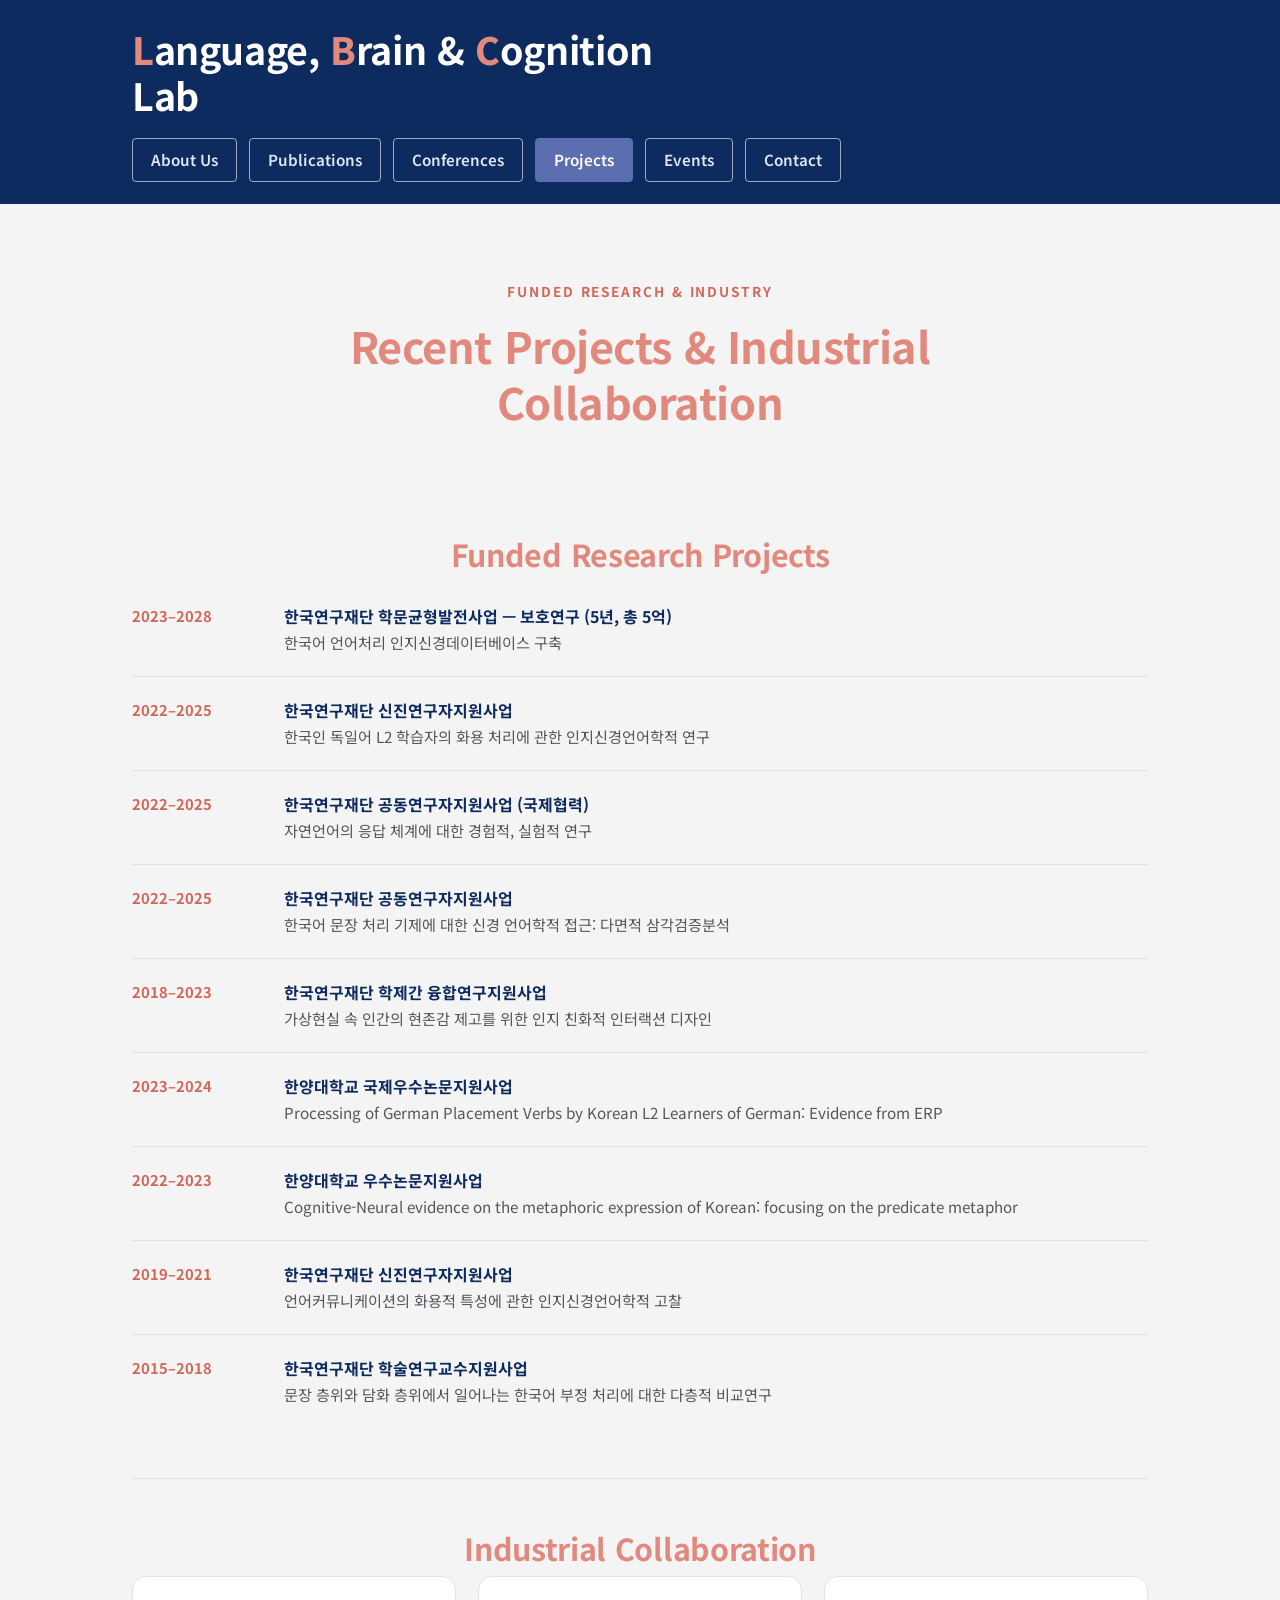
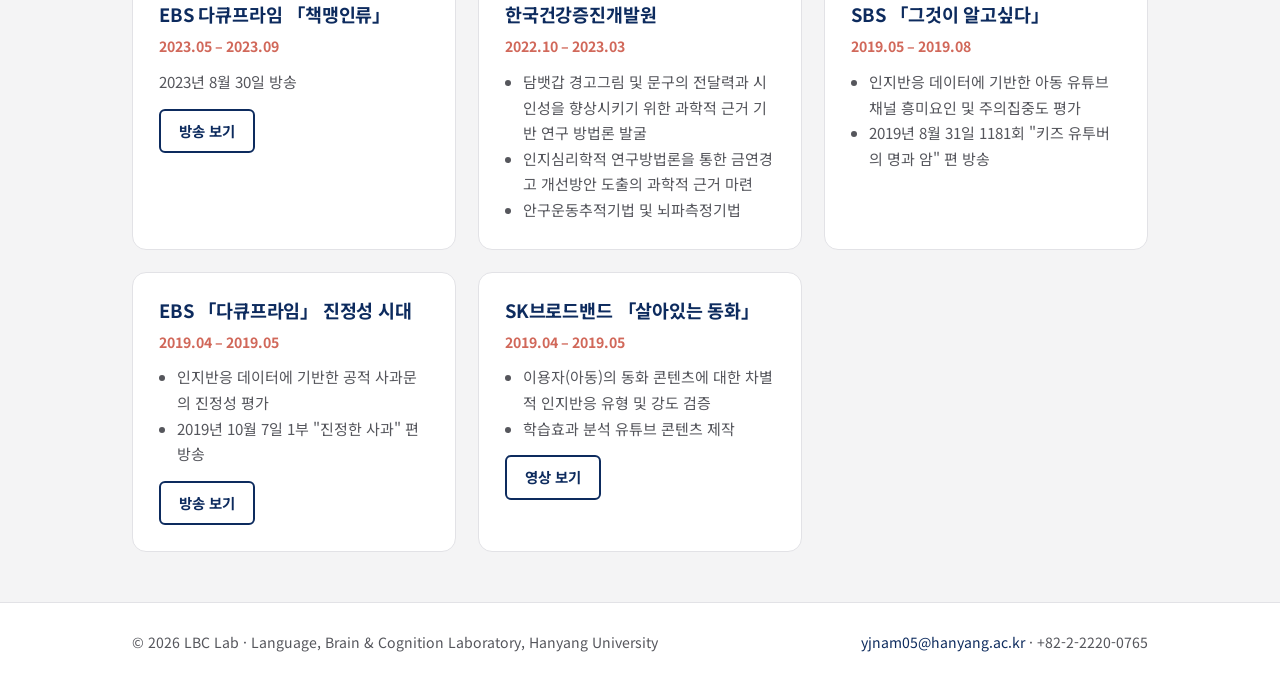
<file: projects.html>
<!DOCTYPE html>
<html lang="ko">
<head>
<meta charset="UTF-8">
<meta name="viewport" content="width=device-width, initial-scale=1">
<title>Projects | LBC Lab — Hanyang University</title>
<link rel="preconnect" href="https://fonts.googleapis.com">
<link href="https://fonts.googleapis.com/css2?family=Instrument+Serif:ital@0;1&family=Figtree:wght@400;500;600;700&family=Noto+Sans+KR:wght@400;500;700&family=Gowun+Batang:wght@400;700&display=swap" rel="stylesheet">
<link rel="stylesheet" href="css/style.css">
</head>
<body>

<header class="site">
  <div class="site-inner">
    <a class="brand" href="index.html"><b>L</b>anguage, <b>B</b>rain &amp; <b>C</b>ognition Lab</a>
    <nav class="main" aria-label="Main">
      <a href="index.html">About Us</a>
      <a href="publications.html">Publications</a>
      <a href="conferences.html">Conferences</a>
      <a href="projects.html" aria-current="page">Projects</a>
      <a href="events.html">Events</a>
      <a href="contact.html">Contact</a>
    </nav>
  </div>
</header>

<main class="wrap">

  <section class="hero">
    <p class="eyebrow">Funded Research &amp; Industry</p>
    <h1>Recent Projects &amp; Industrial Collaboration</h1>
  </section>

  <section class="block">
    <h2 class="section">Funded Research Projects</h2>
    <div class="proj">
      <div class="period">2023–2028</div>
      <div>
        <div class="agency">한국연구재단 학문균형발전사업 — 보호연구 (5년, 총 5억)</div>
        <p>한국어 언어처리 인지신경데이터베이스 구축</p>
      </div>
    </div>
    <div class="proj">
      <div class="period">2022–2025</div>
      <div>
        <div class="agency">한국연구재단 신진연구자지원사업</div>
        <p>한국인 독일어 L2 학습자의 화용 처리에 관한 인지신경언어학적 연구</p>
      </div>
    </div>
    <div class="proj">
      <div class="period">2022–2025</div>
      <div>
        <div class="agency">한국연구재단 공동연구자지원사업 (국제협력)</div>
        <p>자연언어의 응답 체계에 대한 경험적, 실험적 연구</p>
      </div>
    </div>
    <div class="proj">
      <div class="period">2022–2025</div>
      <div>
        <div class="agency">한국연구재단 공동연구자지원사업</div>
        <p>한국어 문장 처리 기제에 대한 신경 언어학적 접근: 다면적 삼각검증분석</p>
      </div>
    </div>
    <div class="proj">
      <div class="period">2018–2023</div>
      <div>
        <div class="agency">한국연구재단 학제간 융합연구지원사업</div>
        <p>가상현실 속 인간의 현존감 제고를 위한 인지 친화적 인터랙션 디자인</p>
      </div>
    </div>
    <div class="proj">
      <div class="period">2023–2024</div>
      <div>
        <div class="agency">한양대학교 국제우수논문지원사업</div>
        <p>Processing of German Placement Verbs by Korean L2 Learners of German: Evidence from ERP</p>
      </div>
    </div>
    <div class="proj">
      <div class="period">2022–2023</div>
      <div>
        <div class="agency">한양대학교 우수논문지원사업</div>
        <p>Cognitive-Neural evidence on the metaphoric expression of Korean: focusing on the predicate metaphor</p>
      </div>
    </div>
    <div class="proj">
      <div class="period">2019–2021</div>
      <div>
        <div class="agency">한국연구재단 신진연구자지원사업</div>
        <p>언어커뮤니케이션의 화용적 특성에 관한 인지신경언어학적 고찰</p>
      </div>
    </div>
    <div class="proj">
      <div class="period">2015–2018</div>
      <div>
        <div class="agency">한국연구재단 학술연구교수지원사업</div>
        <p>문장 층위와 담화 층위에서 일어나는 한국어 부정 처리에 대한 다층적 비교연구</p>
      </div>
    </div>
  </section>

  <section class="block">
    <h2 class="section">Industrial Collaboration</h2>
    <div class="cards">
      <div class="card">
        <h3>EBS 다큐프라임 「책맹인류」</h3>
        <p class="meta">2023.05 – 2023.09</p>
        <p>2023년 8월 30일 방송</p>
        <div class="links"><a class="btn" href="https://youtu.be/9EDgqn55vl8?si=qvvsstrKeYuZ0Pz8&t=1897">방송 보기</a></div>
      </div>
      <div class="card">
        <h3>한국건강증진개발원</h3>
        <p class="meta">2022.10 – 2023.03</p>
        <ul>
          <li>담뱃갑 경고그림 및 문구의 전달력과 시인성을 향상시키기 위한 과학적 근거 기반 연구 방법론 발굴</li>
          <li>인지심리학적 연구방법론을 통한 금연경고 개선방안 도출의 과학적 근거 마련</li>
          <li>안구운동추적기법 및 뇌파측정기법</li>
        </ul>
      </div>
      <div class="card">
        <h3>SBS 「그것이 알고싶다」</h3>
        <p class="meta">2019.05 – 2019.08</p>
        <ul>
          <li>인지반응 데이터에 기반한 아동 유튜브 채널 흥미요인 및 주의집중도 평가</li>
          <li>2019년 8월 31일 1181회 "키즈 유투버의 명과 암" 편 방송</li>
        </ul>
      </div>
      <div class="card">
        <h3>EBS 「다큐프라임」 진정성 시대</h3>
        <p class="meta">2019.04 – 2019.05</p>
        <ul>
          <li>인지반응 데이터에 기반한 공적 사과문의 진정성 평가</li>
          <li>2019년 10월 7일 1부 "진정한 사과" 편 방송</li>
        </ul>
        <div class="links"><a class="btn" href="https://youtu.be/Q0C3GPttTng">방송 보기</a></div>
      </div>
      <div class="card">
        <h3>SK브로드밴드 「살아있는 동화」</h3>
        <p class="meta">2019.04 – 2019.05</p>
        <ul>
          <li>이용자(아동)의 동화 콘텐츠에 대한 차별적 인지반응 유형 및 강도 검증</li>
          <li>학습효과 분석 유튜브 콘텐츠 제작</li>
        </ul>
        <div class="links"><a class="btn" href="https://www.youtube.com/watch?v=VCuUwqYBqi8">영상 보기</a></div>
      </div>
    </div>
  </section>

</main>

<footer class="site">
  <div class="site-inner">
    <span>© 2026 LBC Lab · Language, Brain &amp; Cognition Laboratory, Hanyang University</span>
    <span><a href="mailto:yjnam05@hanyang.ac.kr">yjnam05@hanyang.ac.kr</a> · +82-2-2220-0765</span>
  </div>
</footer>

</body>
</html>
</file>
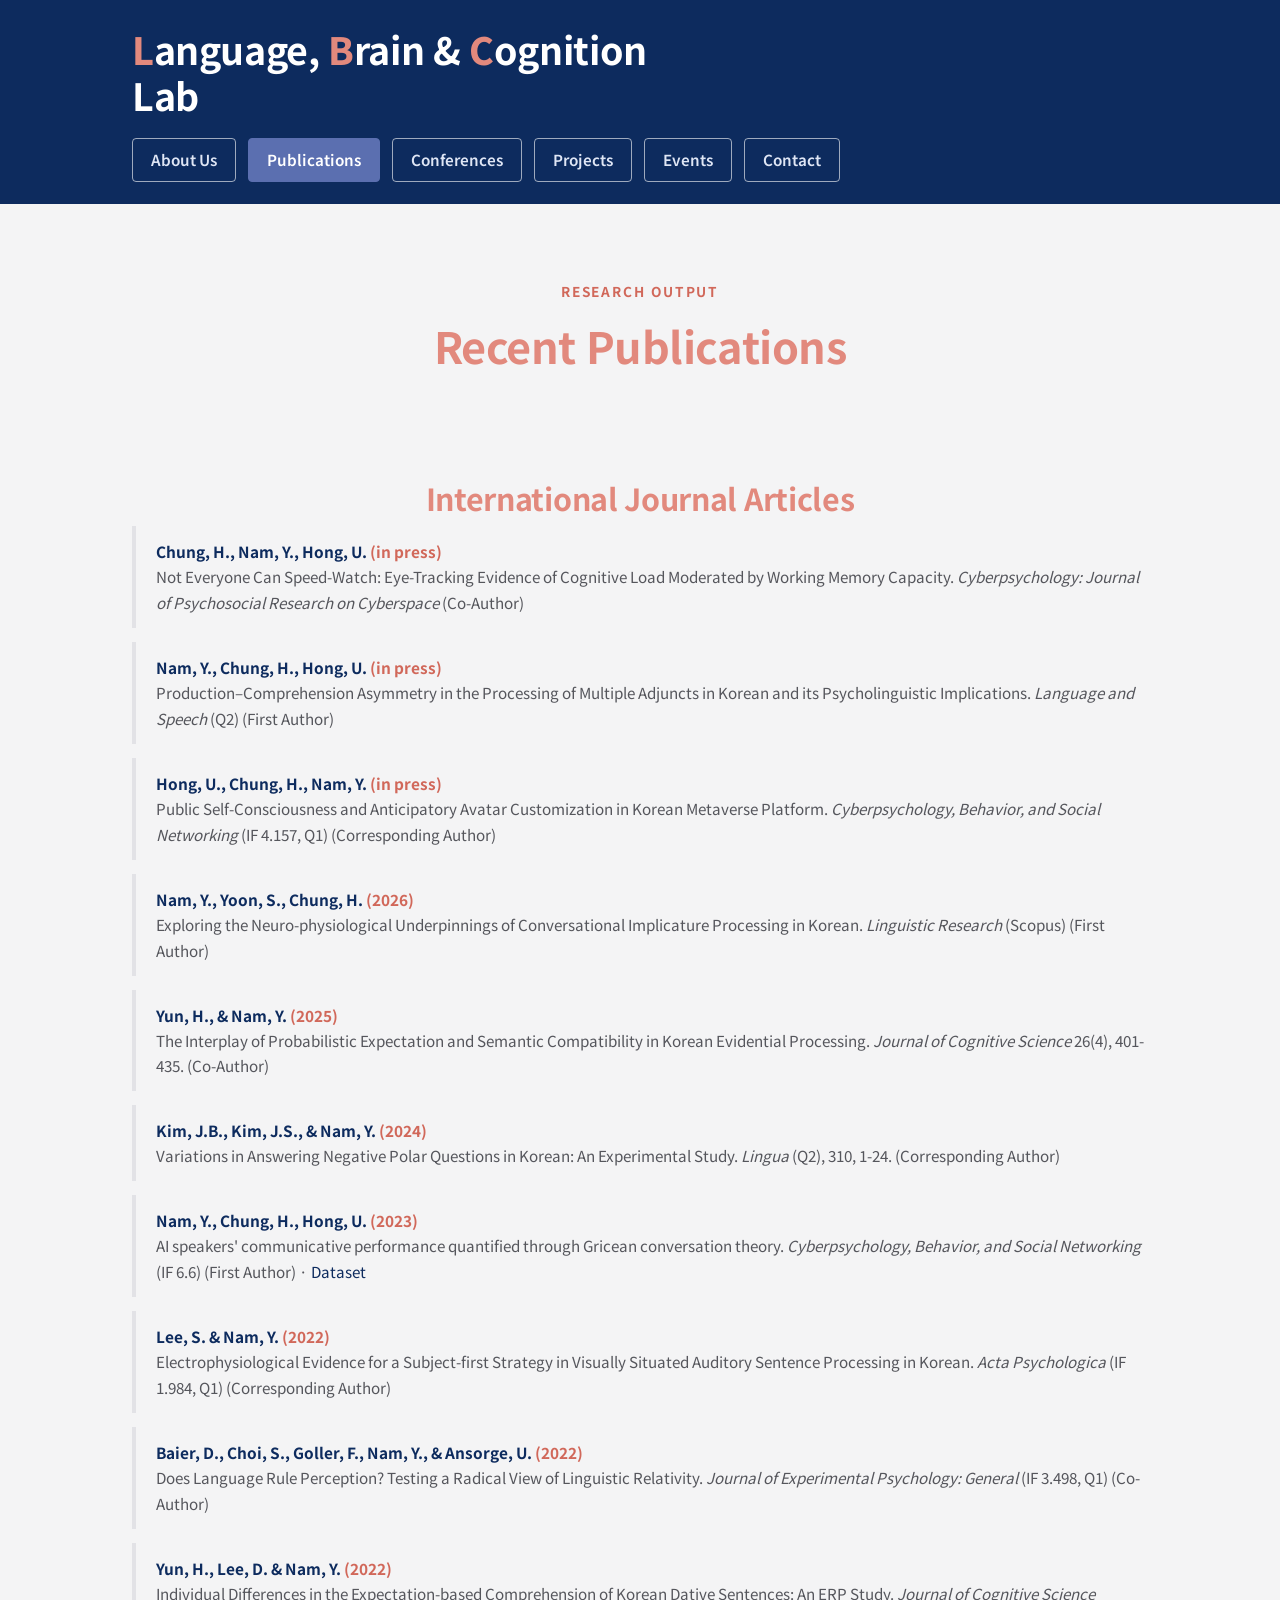
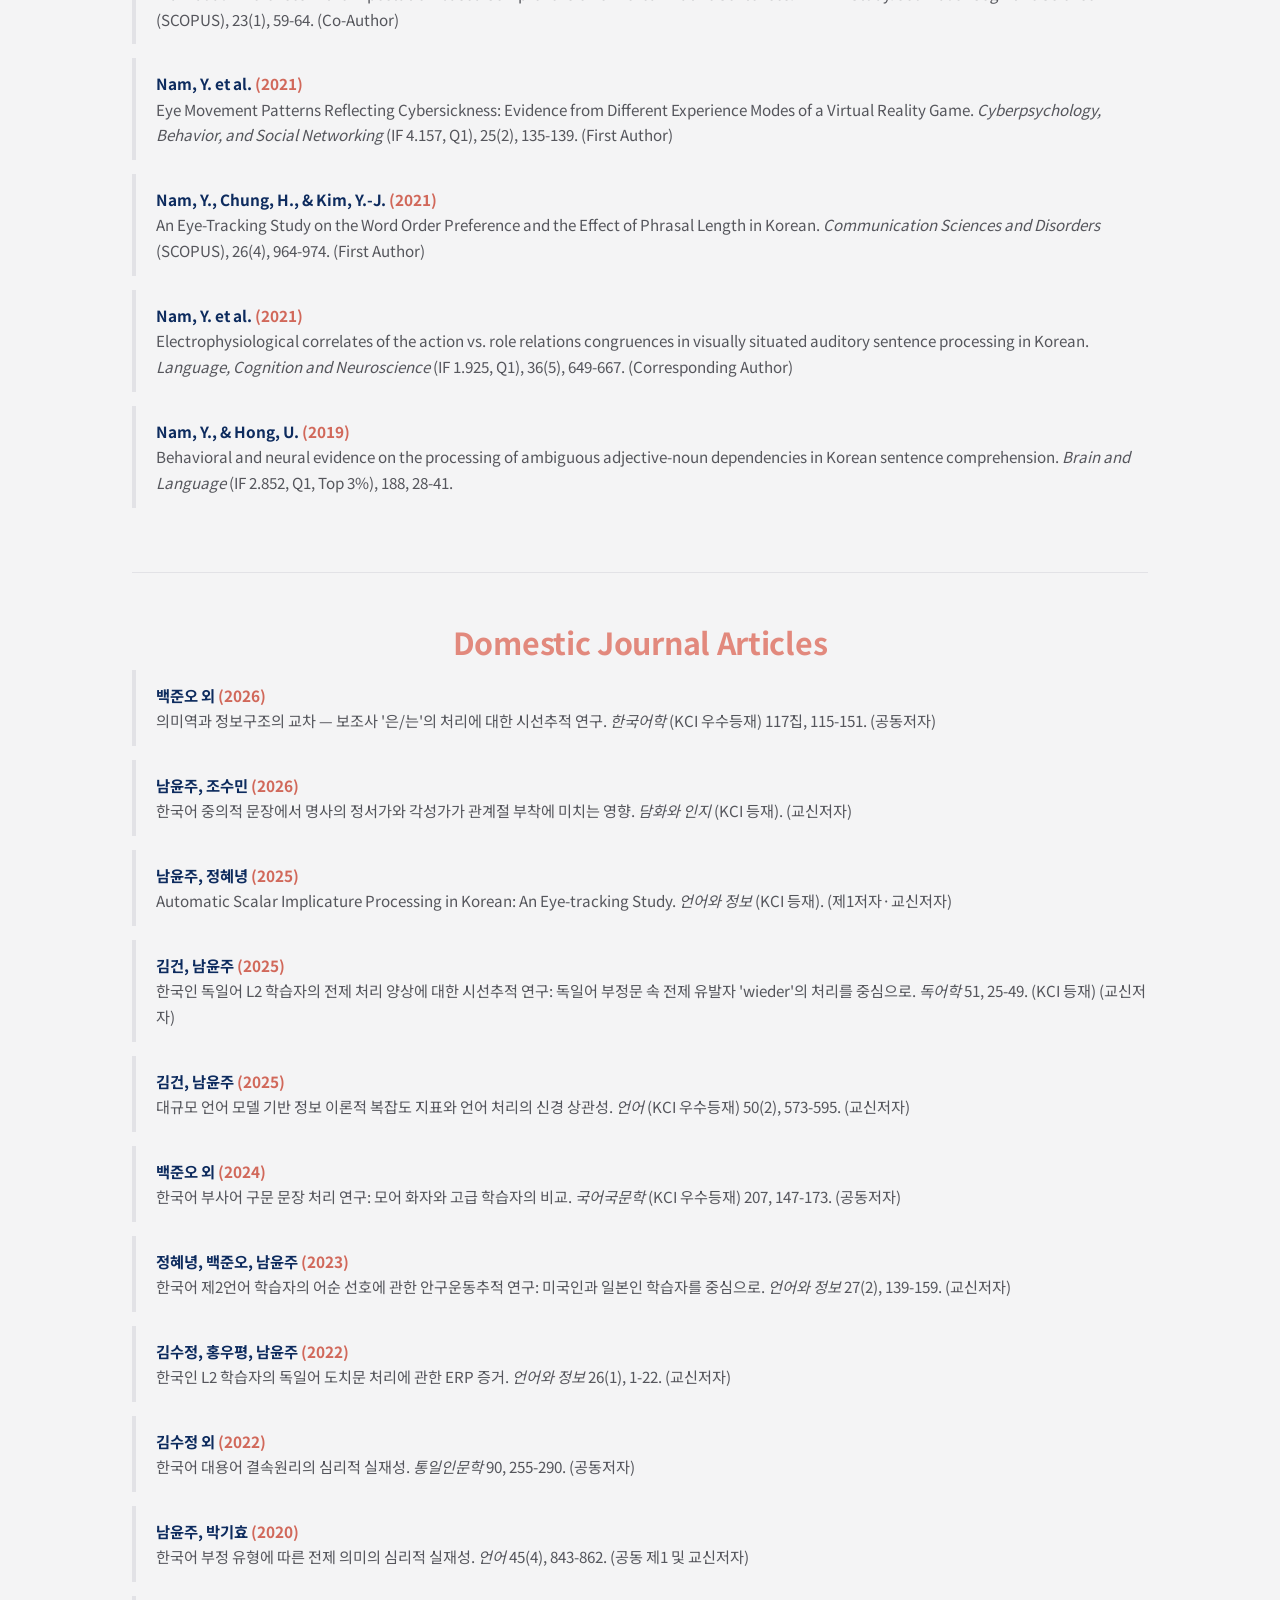
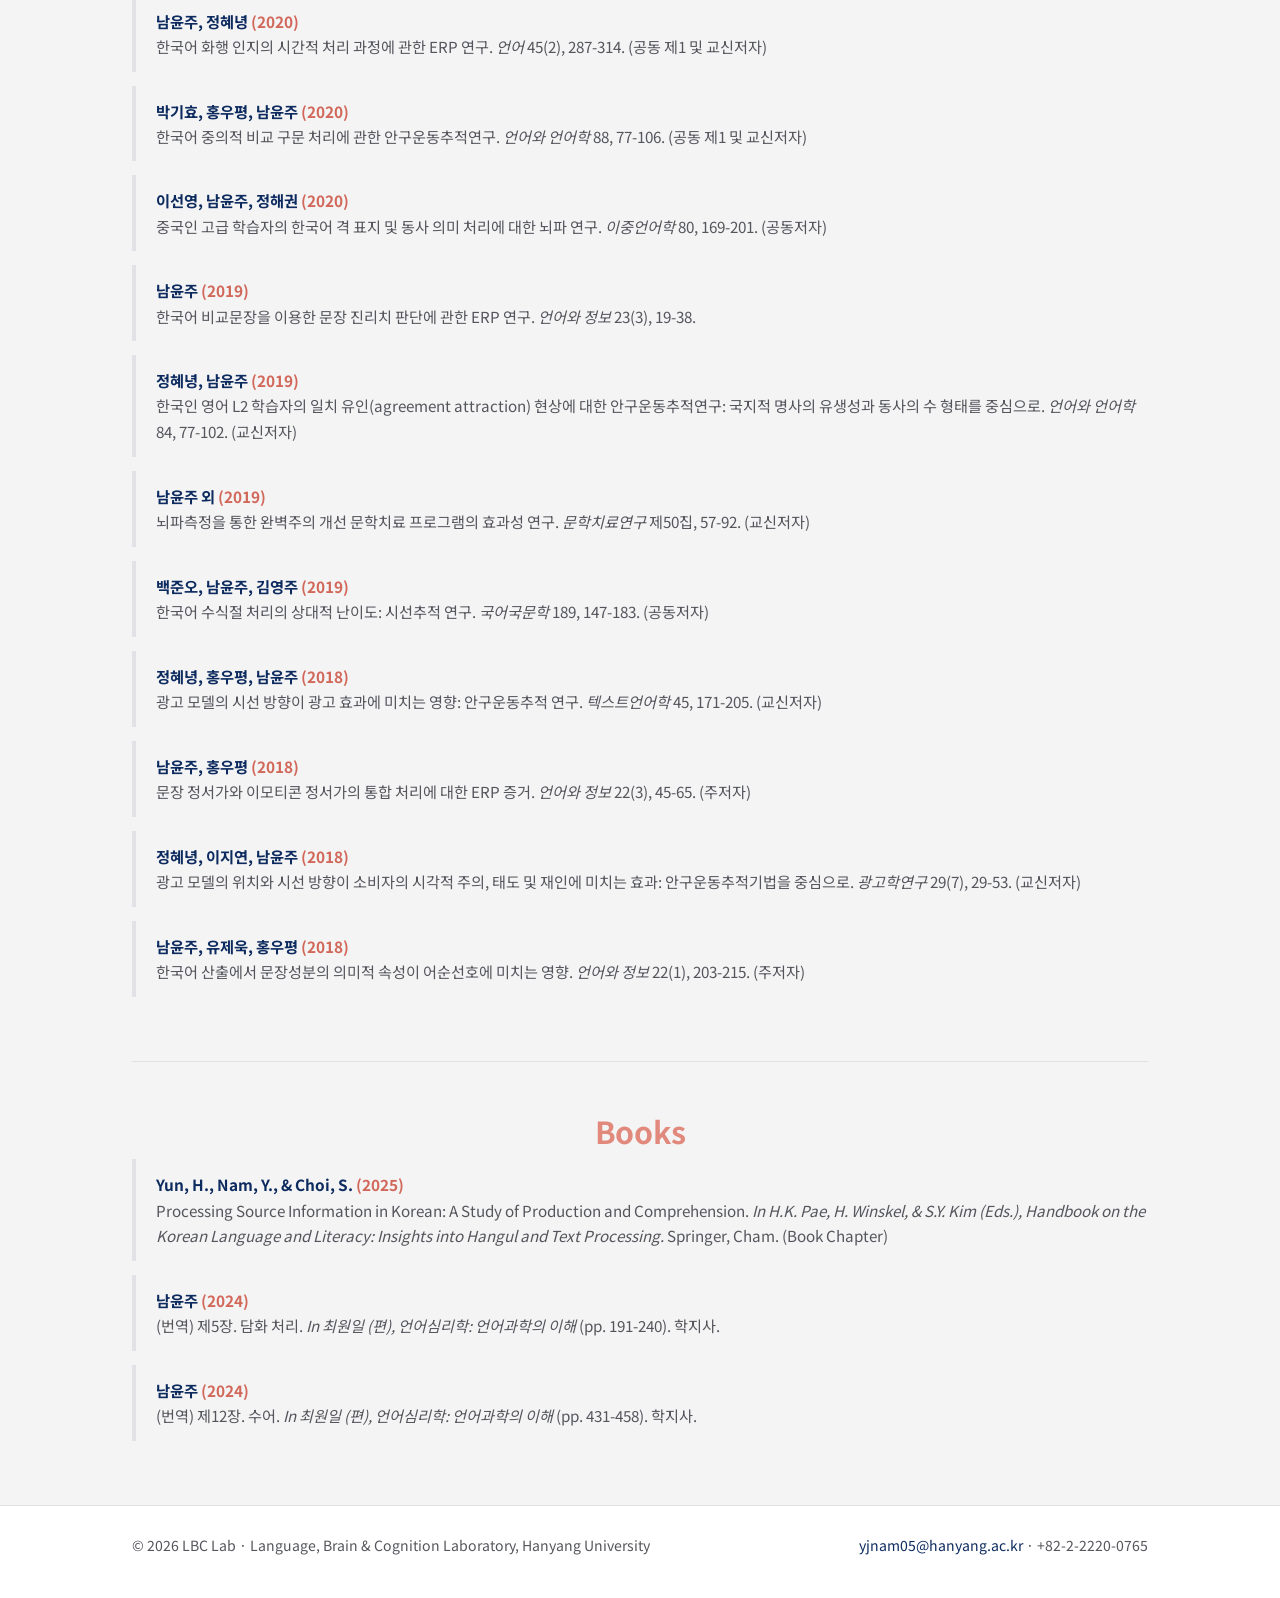
<file: publications.html>
<!DOCTYPE html>
<html lang="en">
<head>
<meta charset="UTF-8">
<meta name="viewport" content="width=device-width, initial-scale=1">
<title>Publications | LBC Lab — Hanyang University</title>
<link rel="preconnect" href="https://fonts.googleapis.com">
<link href="https://fonts.googleapis.com/css2?family=Instrument+Serif:ital@0;1&family=Figtree:wght@400;500;600;700&family=Noto+Sans+KR:wght@400;500;700&family=Gowun+Batang:wght@400;700&display=swap" rel="stylesheet">
<link rel="stylesheet" href="css/style.css">
</head>
<body>

<header class="site">
  <div class="site-inner">
    <a class="brand" href="index.html"><b>L</b>anguage, <b>B</b>rain &amp; <b>C</b>ognition Lab</a>
    <nav class="main" aria-label="Main">
      <a href="index.html">About Us</a>
      <a href="publications.html" aria-current="page">Publications</a>
      <a href="conferences.html">Conferences</a>
      <a href="projects.html">Projects</a>
      <a href="events.html">Events</a>
      <a href="contact.html">Contact</a>
    </nav>
  </div>
</header>

<main class="wrap">

  <section class="hero">
    <p class="eyebrow">Research Output</p>
    <h1>Recent Publications</h1>
  </section>

  <section class="block">
    <h2 class="section">International Journal Articles</h2>
    <ul class="pub-list">
      <li>
        <div class="authors">Chung, H., Nam, Y., Hong, U. <span class="year">(in press)</span></div>
        <div class="title">Not Everyone Can Speed-Watch: Eye-Tracking Evidence of Cognitive Load Moderated by Working Memory Capacity.
        <span class="venue">Cyberpsychology: Journal of Psychosocial Research on Cyberspace</span> (Co-Author)</div>
      </li>
      <li>
        <div class="authors">Nam, Y., Chung, H., Hong, U. <span class="year">(in press)</span></div>
        <div class="title">Production–Comprehension Asymmetry in the Processing of Multiple Adjuncts in Korean and its Psycholinguistic Implications.
        <span class="venue">Language and Speech</span> (Q2) (First Author)</div>
      </li>
      <li>
        <div class="authors">Hong, U., Chung, H., Nam, Y. <span class="year">(in press)</span></div>
        <div class="title">Public Self-Consciousness and Anticipatory Avatar Customization in Korean Metaverse Platform.
        <span class="venue">Cyberpsychology, Behavior, and Social Networking</span> (IF 4.157, Q1) (Corresponding Author)</div>
      </li>
      <li>
        <div class="authors">Nam, Y., Yoon, S., Chung, H. <span class="year">(2026)</span></div>
        <div class="title">Exploring the Neuro-physiological Underpinnings of Conversational Implicature Processing in Korean.
        <span class="venue">Linguistic Research</span> (Scopus) (First Author)</div>
      </li>
      <li>
        <div class="authors">Yun, H., &amp; Nam, Y. <span class="year">(2025)</span></div>
        <div class="title">The Interplay of Probabilistic Expectation and Semantic Compatibility in Korean Evidential Processing.
        <span class="venue">Journal of Cognitive Science</span> 26(4), 401-435. (Co-Author)</div>
      </li>
      <li>
        <div class="authors">Kim, J.B., Kim, J.S., &amp; Nam, Y. <span class="year">(2024)</span></div>
        <div class="title">Variations in Answering Negative Polar Questions in Korean: An Experimental Study.
        <span class="venue">Lingua</span> (Q2), 310, 1-24. (Corresponding Author)</div>
      </li>
      <li>
        <div class="authors">Nam, Y., Chung, H., Hong, U. <span class="year">(2023)</span></div>
        <div class="title">AI speakers' communicative performance quantified through Gricean conversation theory.
        <span class="venue">Cyberpsychology, Behavior, and Social Networking</span> (IF 6.6) (First Author)
        · <a href="files/ai-speaker-dataset.xlsx">Dataset</a></div>
      </li>
      <li>
        <div class="authors">Lee, S. &amp; Nam, Y. <span class="year">(2022)</span></div>
        <div class="title">Electrophysiological Evidence for a Subject-first Strategy in Visually Situated Auditory Sentence Processing in Korean.
        <span class="venue">Acta Psychologica</span> (IF 1.984, Q1) (Corresponding Author)</div>
      </li>
      <li>
        <div class="authors">Baier, D., Choi, S., Goller, F., Nam, Y., &amp; Ansorge, U. <span class="year">(2022)</span></div>
        <div class="title">Does Language Rule Perception? Testing a Radical View of Linguistic Relativity.
        <span class="venue">Journal of Experimental Psychology: General</span> (IF 3.498, Q1) (Co-Author)</div>
      </li>
      <li>
        <div class="authors">Yun, H., Lee, D. &amp; Nam, Y. <span class="year">(2022)</span></div>
        <div class="title">Individual Differences in the Expectation-based Comprehension of Korean Dative Sentences: An ERP Study.
        <span class="venue">Journal of Cognitive Science</span> (SCOPUS), 23(1), 59-64. (Co-Author)</div>
      </li>
      <li>
        <div class="authors">Nam, Y. et al. <span class="year">(2021)</span></div>
        <div class="title">Eye Movement Patterns Reflecting Cybersickness: Evidence from Different Experience Modes of a Virtual Reality Game.
        <span class="venue">Cyberpsychology, Behavior, and Social Networking</span> (IF 4.157, Q1), 25(2), 135-139. (First Author)</div>
      </li>
      <li>
        <div class="authors">Nam, Y., Chung, H., &amp; Kim, Y.-J. <span class="year">(2021)</span></div>
        <div class="title">An Eye-Tracking Study on the Word Order Preference and the Effect of Phrasal Length in Korean.
        <span class="venue">Communication Sciences and Disorders</span> (SCOPUS), 26(4), 964-974. (First Author)</div>
      </li>
      <li>
        <div class="authors">Nam, Y. et al. <span class="year">(2021)</span></div>
        <div class="title">Electrophysiological correlates of the action vs. role relations congruences in visually situated auditory sentence processing in Korean.
        <span class="venue">Language, Cognition and Neuroscience</span> (IF 1.925, Q1), 36(5), 649-667. (Corresponding Author)</div>
      </li>
      <li>
        <div class="authors">Nam, Y., &amp; Hong, U. <span class="year">(2019)</span></div>
        <div class="title">Behavioral and neural evidence on the processing of ambiguous adjective-noun dependencies in Korean sentence comprehension.
        <span class="venue">Brain and Language</span> (IF 2.852, Q1, Top 3%), 188, 28-41.</div>
      </li>
    </ul>
  </section>

  <section class="block">
    <h2 class="section">Domestic Journal Articles</h2>
    <ul class="pub-list">
      <li>
        <div class="authors">백준오 외 <span class="year">(2026)</span></div>
        <div class="title">의미역과 정보구조의 교차 — 보조사 '은/는'의 처리에 대한 시선추적 연구.
        <span class="venue">한국어학</span> (KCI 우수등재) 117집, 115-151. (공동저자)</div>
      </li>
      <li>
        <div class="authors">남윤주, 조수민 <span class="year">(2026)</span></div>
        <div class="title">한국어 중의적 문장에서 명사의 정서가와 각성가가 관계절 부착에 미치는 영향.
        <span class="venue">담화와 인지</span> (KCI 등재). (교신저자)</div>
      </li>
      <li>
        <div class="authors">남윤주, 정혜녕 <span class="year">(2025)</span></div>
        <div class="title">Automatic Scalar Implicature Processing in Korean: An Eye-tracking Study.
        <span class="venue">언어와 정보</span> (KCI 등재). (제1저자·교신저자)</div>
      </li>
      <li>
        <div class="authors">김건, 남윤주 <span class="year">(2025)</span></div>
        <div class="title">한국인 독일어 L2 학습자의 전제 처리 양상에 대한 시선추적 연구: 독일어 부정문 속 전제 유발자 'wieder'의 처리를 중심으로.
        <span class="venue">독어학</span> 51, 25-49. (KCI 등재) (교신저자)</div>
      </li>
      <li>
        <div class="authors">김건, 남윤주 <span class="year">(2025)</span></div>
        <div class="title">대규모 언어 모델 기반 정보 이론적 복잡도 지표와 언어 처리의 신경 상관성.
        <span class="venue">언어</span> (KCI 우수등재) 50(2), 573-595. (교신저자)</div>
      </li>
      <li>
        <div class="authors">백준오 외 <span class="year">(2024)</span></div>
        <div class="title">한국어 부사어 구문 문장 처리 연구: 모어 화자와 고급 학습자의 비교.
        <span class="venue">국어국문학</span> (KCI 우수등재) 207, 147-173. (공동저자)</div>
      </li>
      <li>
        <div class="authors">정혜녕, 백준오, 남윤주 <span class="year">(2023)</span></div>
        <div class="title">한국어 제2언어 학습자의 어순 선호에 관한 안구운동추적 연구: 미국인과 일본인 학습자를 중심으로.
        <span class="venue">언어와 정보</span> 27(2), 139-159. (교신저자)</div>
      </li>
      <li>
        <div class="authors">김수정, 홍우평, 남윤주 <span class="year">(2022)</span></div>
        <div class="title">한국인 L2 학습자의 독일어 도치문 처리에 관한 ERP 증거.
        <span class="venue">언어와 정보</span> 26(1), 1-22. (교신저자)</div>
      </li>
      <li>
        <div class="authors">김수정 외 <span class="year">(2022)</span></div>
        <div class="title">한국어 대용어 결속원리의 심리적 실재성.
        <span class="venue">통일인문학</span> 90, 255-290. (공동저자)</div>
      </li>
      <li>
        <div class="authors">남윤주, 박기효 <span class="year">(2020)</span></div>
        <div class="title">한국어 부정 유형에 따른 전제 의미의 심리적 실재성.
        <span class="venue">언어</span> 45(4), 843-862. (공동 제1 및 교신저자)</div>
      </li>
      <li>
        <div class="authors">남윤주, 정혜녕 <span class="year">(2020)</span></div>
        <div class="title">한국어 화행 인지의 시간적 처리 과정에 관한 ERP 연구.
        <span class="venue">언어</span> 45(2), 287-314. (공동 제1 및 교신저자)</div>
      </li>
      <li>
        <div class="authors">박기효, 홍우평, 남윤주 <span class="year">(2020)</span></div>
        <div class="title">한국어 중의적 비교 구문 처리에 관한 안구운동추적연구.
        <span class="venue">언어와 언어학</span> 88, 77-106. (공동 제1 및 교신저자)</div>
      </li>
      <li>
        <div class="authors">이선영, 남윤주, 정해권 <span class="year">(2020)</span></div>
        <div class="title">중국인 고급 학습자의 한국어 격 표지 및 동사 의미 처리에 대한 뇌파 연구.
        <span class="venue">이중언어학</span> 80, 169-201. (공동저자)</div>
      </li>
      <li>
        <div class="authors">남윤주 <span class="year">(2019)</span></div>
        <div class="title">한국어 비교문장을 이용한 문장 진리치 판단에 관한 ERP 연구.
        <span class="venue">언어와 정보</span> 23(3), 19-38.</div>
      </li>
      <li>
        <div class="authors">정혜녕, 남윤주 <span class="year">(2019)</span></div>
        <div class="title">한국인 영어 L2 학습자의 일치 유인(agreement attraction) 현상에 대한 안구운동추적연구: 국지적 명사의 유생성과 동사의 수 형태를 중심으로.
        <span class="venue">언어와 언어학</span> 84, 77-102. (교신저자)</div>
      </li>
      <li>
        <div class="authors">남윤주 외 <span class="year">(2019)</span></div>
        <div class="title">뇌파측정을 통한 완벽주의 개선 문학치료 프로그램의 효과성 연구.
        <span class="venue">문학치료연구</span> 제50집, 57-92. (교신저자)</div>
      </li>
      <li>
        <div class="authors">백준오, 남윤주, 김영주 <span class="year">(2019)</span></div>
        <div class="title">한국어 수식절 처리의 상대적 난이도: 시선추적 연구.
        <span class="venue">국어국문학</span> 189, 147-183. (공동저자)</div>
      </li>
      <li>
        <div class="authors">정혜녕, 홍우평, 남윤주 <span class="year">(2018)</span></div>
        <div class="title">광고 모델의 시선 방향이 광고 효과에 미치는 영향: 안구운동추적 연구.
        <span class="venue">텍스트언어학</span> 45, 171-205. (교신저자)</div>
      </li>
      <li>
        <div class="authors">남윤주, 홍우평 <span class="year">(2018)</span></div>
        <div class="title">문장 정서가와 이모티콘 정서가의 통합 처리에 대한 ERP 증거.
        <span class="venue">언어와 정보</span> 22(3), 45-65. (주저자)</div>
      </li>
      <li>
        <div class="authors">정혜녕, 이지연, 남윤주 <span class="year">(2018)</span></div>
        <div class="title">광고 모델의 위치와 시선 방향이 소비자의 시각적 주의, 태도 및 재인에 미치는 효과: 안구운동추적기법을 중심으로.
        <span class="venue">광고학연구</span> 29(7), 29-53. (교신저자)</div>
      </li>
      <li>
        <div class="authors">남윤주, 유제욱, 홍우평 <span class="year">(2018)</span></div>
        <div class="title">한국어 산출에서 문장성분의 의미적 속성이 어순선호에 미치는 영향.
        <span class="venue">언어와 정보</span> 22(1), 203-215. (주저자)</div>
      </li>
    </ul>
  </section>

  <section class="block">
    <h2 class="section">Books</h2>
    <ul class="pub-list">
      <li>
        <div class="authors">Yun, H., Nam, Y., &amp; Choi, S. <span class="year">(2025)</span></div>
        <div class="title">Processing Source Information in Korean: A Study of Production and Comprehension.
        <span class="venue">In H.K. Pae, H. Winskel, &amp; S.Y. Kim (Eds.), Handbook on the Korean Language and Literacy: Insights into Hangul and Text Processing.</span> Springer, Cham. (Book Chapter)</div>
      </li>
      <li>
        <div class="authors">남윤주 <span class="year">(2024)</span></div>
        <div class="title">(번역) 제5장. 담화 처리.
        <span class="venue">In 최원일 (편), 언어심리학: 언어과학의 이해</span> (pp. 191-240). 학지사.</div>
      </li>
      <li>
        <div class="authors">남윤주 <span class="year">(2024)</span></div>
        <div class="title">(번역) 제12장. 수어.
        <span class="venue">In 최원일 (편), 언어심리학: 언어과학의 이해</span> (pp. 431-458). 학지사.</div>
      </li>
    </ul>
  </section>

</main>

<footer class="site">
  <div class="site-inner">
    <span>© 2026 LBC Lab · Language, Brain &amp; Cognition Laboratory, Hanyang University</span>
    <span><a href="mailto:yjnam05@hanyang.ac.kr">yjnam05@hanyang.ac.kr</a> · +82-2-2220-0765</span>
  </div>
</footer>

</body>
</html>
</file>
<file: css/style.css>
/* LBC Lab — navy & coral, matching original site identity */
:root {
  --navy: #0d2b5e;
  --navy-deep: #091f47;
  --coral: #e2897d;
  --coral-deep: #d1685a;
  --bg: #f4f4f5;
  --panel: #ffffff;
  --line: #e2e2e6;
  --text: #1c1c1e;
  --soft: #55565c;
}

* { margin: 0; padding: 0; box-sizing: border-box; }
html { scroll-behavior: smooth; }

body {
  font-family: "Inter", "Noto Sans KR", sans-serif;
  color: var(--text);
  background: var(--bg);
  line-height: 1.7;
}

h1, h2, h3, .display {
  font-family: "Poppins", "Noto Sans KR", sans-serif;
  font-weight: 700;
  line-height: 1.3;
  color: var(--text);
  letter-spacing: -0.01em;
}

a { color: var(--navy); text-decoration: none; }
a:hover { text-decoration: underline; }
a:focus-visible, button:focus-visible {
  outline: 2px solid var(--coral);
  outline-offset: 2px;
}

.wrap { max-width: 1080px; margin: 0 auto; padding: 0 32px; }

/* ---------- Header / Nav (navy bar) ---------- */
header.site {
  background: var(--navy);
  padding: 26px 0 22px;
}
.site-inner {
  display: flex;
  align-items: center;
  justify-content: space-between;
  gap: 20px;
  max-width: 1080px;
  margin: 0 auto;
  padding: 0 32px;
  flex-wrap: wrap;
}
.brand {
  font-family: "Poppins", "Noto Sans KR", sans-serif;
  font-size: 2.35rem;
  font-weight: 700;
  color: #ffffff;
  line-height: 1.22;
  letter-spacing: -0.01em;
  max-width: 560px;
}
.brand b { color: var(--coral); font-weight: 800; }
.brand:hover { text-decoration: none; }

nav.main { display: flex; gap: 12px; flex-wrap: wrap; }
nav.main a {
  padding: 8px 18px;
  border-radius: 4px;
  border: 1px solid rgba(255,255,255,0.6);
  font-size: 0.95rem;
  font-weight: 600;
  color: #dfe6f5;
  background: transparent;
}
nav.main a:hover { background: rgba(255,255,255,0.08); text-decoration: none; }
nav.main a[aria-current="page"] {
  background: #5b6fb0;
  border-color: #5b6fb0;
  color: #ffffff;
}

/* ---------- Hero ---------- */
.hero {
  text-align: center;
  padding: 76px 0 56px;
}
.hero .eyebrow {
  font-size: 0.85rem;
  letter-spacing: 0.14em;
  text-transform: uppercase;
  color: var(--coral-deep);
  font-weight: 700;
  margin-bottom: 14px;
}
.hero h1 {
  font-size: clamp(1.9rem, 4.6vw, 2.7rem);
  max-width: 26ch;
  margin: 0 auto;
  color: var(--coral);
}
.hero h1 .k1 { color: var(--coral); }
.hero h1 .k2 { color: var(--soft); }
.hero p.lede {
  margin: 26px auto 0;
  max-width: 60ch;
  color: var(--text);
  font-size: 1.08rem;
}

/* ERP waveform — kept as a quiet signature, navy/coral */
.erp-wave { display: block; width: 100%; max-width: 700px; height: 80px; margin: 30px auto 0; }
.erp-wave path {
  fill: none;
  stroke: var(--coral);
  stroke-width: 2.4;
  stroke-linecap: round;
  stroke-dasharray: 2400;
  stroke-dashoffset: 2400;
  animation: trace 3.2s ease-out forwards;
}
.erp-wave .baseline { stroke: var(--line); stroke-width: 1; stroke-dasharray: none; animation: none; stroke-dashoffset: 0; }
.erp-wave text { font-family: "Inter", sans-serif; font-size: 10px; fill: var(--soft); }

/* ---------- Eye-tracking fixation scanpath (hero signature) ---------- */
.gaze-plot { display: block; width: 100%; max-width: 680px; height: 150px; margin: 34px auto 0; }
.gaze-plot .sentence { font-family: "Poppins", "Noto Sans KR", sans-serif; font-weight: 600; fill: var(--navy); }
.gaze-plot .gloss { font-family: "Inter", sans-serif; font-style: italic; fill: var(--soft); font-size: 13px; }
.gaze-plot .saccade {
  fill: none;
  stroke: var(--coral);
  stroke-width: 1.6;
  stroke-linecap: round;
  opacity: 0.7;
  stroke-dasharray: 900;
  stroke-dashoffset: 900;
  animation: gaze-trace 2.4s ease-out forwards;
}
.gaze-plot .fixation {
  fill: rgba(226, 137, 125, 0.22);
  stroke: var(--coral-deep);
  stroke-width: 1.3;
  opacity: 0;
  animation: fixation-in 0.4s ease-out forwards;
}
.gaze-plot .fixation-dot { fill: var(--coral-deep); }
.gaze-plot .fixation-num {
  font-family: "Inter", sans-serif;
  font-size: 10px;
  font-weight: 600;
  fill: var(--coral-deep);
}
@keyframes gaze-trace { to { stroke-dashoffset: 0; } }
@keyframes fixation-in { to { opacity: 1; } }
@media (prefers-reduced-motion: reduce) {
  .gaze-plot .saccade { animation: none; stroke-dashoffset: 0; }
  .gaze-plot .fixation { animation: none; opacity: 1; }
}
@keyframes trace { to { stroke-dashoffset: 0; } }
@media (prefers-reduced-motion: reduce) {
  .erp-wave path { animation: none; stroke-dashoffset: 0; }
  html { scroll-behavior: auto; }
}

/* ---------- Sections ---------- */
section.block { padding: 50px 0; }
section.block + section.block { border-top: 1px solid var(--line); }
h2.section { font-size: 1.9rem; margin-bottom: 8px; text-align: center; color: var(--coral); }
.section-note { color: var(--soft); font-size: 0.98rem; margin-bottom: 30px; text-align: center; }

.tags {
  display: flex; flex-wrap: wrap; gap: 10px; justify-content: center; margin-top: 8px;
  max-width: 640px; margin-left: auto; margin-right: auto;
}
.tags span {
  border: 1px solid var(--navy);
  background: var(--panel);
  border-radius: 999px;
  padding: 7px 18px;
  font-size: 0.92rem;
  font-weight: 600;
  color: var(--navy);
}

/* ---------- Neural banner (bottom of homepage) ---------- */
.neural-banner {
  background: #000000;
  padding: 0;
  overflow: hidden;
  line-height: 0;
  position: relative;
}
.neural-banner .banner-img {
  display: block;
  width: 100%;
  height: auto;
  max-height: 460px;
  object-fit: cover;
  object-position: center 30%;
}
.neural-banner .banner-credit {
  position: absolute;
  right: 10px;
  bottom: 6px;
  font-size: 0.68rem;
  color: rgba(255,255,255,0.55);
  font-family: "Inter", sans-serif;
  line-height: 1.4;
}

/* ---------- PI card ---------- */
.pi {
  display: grid;
  grid-template-columns: 220px 1fr;
  gap: 34px;
  align-items: start;
  background: var(--panel);
  border: 1px solid var(--line);
  border-radius: 14px;
  padding: 30px;
}
.pi img { width: 100%; border-radius: 10px; display: block; }
.pi h3 { font-size: 1.5rem; color: var(--navy); }
.pi .role { color: var(--coral-deep); font-weight: 700; margin: 6px 0 16px; font-size: 0.94rem; }
.pi p { color: var(--soft); font-size: 0.96rem; margin-bottom: 10px; }
.pi .links { margin-top: 18px; display: flex; gap: 10px; flex-wrap: wrap; }

.btn {
  display: inline-block;
  border: 2px solid var(--navy);
  color: var(--navy);
  border-radius: 6px;
  padding: 8px 18px;
  font-size: 0.9rem;
  font-weight: 700;
}
.btn:hover { background: var(--navy); color: #fff; text-decoration: none; }
.btn.solid { background: var(--coral); color: #fff; border-color: var(--coral); }
.btn.solid:hover { background: var(--coral-deep); border-color: var(--coral-deep); }

/* ---------- Members ---------- */
.members {
  display: grid;
  grid-template-columns: repeat(3, 1fr);
  gap: 22px;
}
.member {
  background: var(--panel);
  border: 1px solid var(--line);
  border-radius: 14px;
  overflow: hidden;
  text-align: center;
  padding-bottom: 16px;
}
.member img { width: 100%; aspect-ratio: 1 / 1; object-fit: cover; display: block; margin-bottom: 12px; }
.member .name { font-weight: 700; color: var(--navy); }
.member .deg { font-size: 0.8rem; color: var(--coral-deep); letter-spacing: 0.06em; text-transform: uppercase; font-weight: 700; }
.member .email-btn {
  position: relative;
  display: inline-flex;
  align-items: center;
  justify-content: center;
  margin-top: 10px;
  width: 30px;
  height: 30px;
  border: 1px solid var(--line);
  border-radius: 50%;
  background: var(--panel);
  color: var(--coral-deep);
  cursor: pointer;
  transition: border-color .2s, color .2s;
}
.member .email-btn:hover { border-color: var(--coral); color: var(--coral); }
.member .email-btn svg { width: 15px; height: 15px; }
.member .email-tooltip {
  position: absolute;
  bottom: 120%;
  left: 50%;
  transform: translateX(-50%);
  background: var(--navy);
  color: #fff;
  font-size: 11px;
  padding: 3px 9px;
  border-radius: 4px;
  white-space: nowrap;
  opacity: 0;
  pointer-events: none;
  transition: opacity .25s;
}
.member .email-tooltip.show { opacity: 1; }

/* ---------- Publications ---------- */
.pub-list { list-style: none; }
.pub-list li {
  border-left: 4px solid var(--line);
  padding: 12px 0 12px 20px;
  margin-bottom: 14px;
  transition: border-color 0.2s;
}
.pub-list li:hover { border-color: var(--coral); }
.pub-list .authors { font-weight: 700; font-size: 0.96rem; color: var(--navy); }
.pub-list .year { color: var(--coral-deep); font-weight: 700; }
.pub-list .title { color: var(--soft); font-size: 0.95rem; }
.pub-list .venue { font-style: italic; }

/* ---------- Projects ---------- */
.proj {
  display: grid;
  grid-template-columns: 130px 1fr;
  gap: 22px;
  padding: 20px 0;
  border-bottom: 1px solid var(--line);
}
.proj:last-child { border-bottom: none; }
.proj .period { color: var(--coral-deep); font-weight: 700; font-size: 0.92rem; }
.proj .agency { font-weight: 700; color: var(--navy); }
.proj p { color: var(--soft); font-size: 0.95rem; }

/* ---------- Cards ---------- */
.cards { display: grid; grid-template-columns: repeat(auto-fit, minmax(280px, 1fr)); gap: 22px; }
.card {
  background: var(--panel);
  border: 1px solid var(--line);
  border-radius: 14px;
  padding: 26px;
}
.card h3 { font-size: 1.15rem; margin-bottom: 8px; color: var(--navy); }
.card .meta { color: var(--coral-deep); font-size: 0.88rem; font-weight: 700; margin-bottom: 10px; }
.card p, .card li { color: var(--soft); font-size: 0.94rem; }
.card ul { padding-left: 18px; margin-top: 6px; }
.card .links { margin-top: 14px; display: flex; gap: 10px; flex-wrap: wrap; }

/* ---------- Contact ---------- */
.contact-grid { display: grid; grid-template-columns: 1fr 1fr; gap: 22px; }
.contact-item { background: var(--panel); border: 1px solid var(--line); border-radius: 14px; padding: 26px; }
.contact-item .label { font-size: 0.78rem; letter-spacing: 0.1em; text-transform: uppercase; color: var(--coral-deep); font-weight: 700; margin-bottom: 6px; }
.contact-item .value { font-size: 1.1rem; font-weight: 700; color: var(--navy); }

/* ---------- Footer ---------- */
footer.site {
  border-top: 1px solid var(--line);
  padding: 28px 0 40px;
  font-size: 0.88rem;
  color: var(--soft);
  background: var(--panel);
}
footer .site-inner { display: flex; justify-content: space-between; flex-wrap: wrap; gap: 10px; padding: 0 32px; max-width: 1080px; margin: 0 auto; }

/* ---------- Responsive ---------- */
@media (max-width: 720px) {
  .pi { grid-template-columns: 1fr; }
  .pi img { max-width: 220px; }
  .proj { grid-template-columns: 1fr; gap: 4px; }
  .contact-grid { grid-template-columns: 1fr; }
  .hero { padding: 52px 0 36px; }
  .site-inner { justify-content: center; text-align: center; }
  .members { grid-template-columns: 1fr; }
}

/* ---------- Homepage "About Us" hero block (screenshot match) ---------- */
.page-title {
  font-size: clamp(2rem, 5vw, 2.6rem);
  color: var(--coral);
  text-align: center;
}
.claim {
  text-align: center;
  font-size: 1.2rem;
  font-weight: 700;
  color: var(--soft);
  max-width: 46ch;
  margin: 26px auto 0;
}
.claim .k1 { color: var(--coral); }
.intro-line {
  font-size: 1.15rem;
  color: var(--navy);
  font-weight: 700;
  max-width: 560px;
  margin: 44px auto 0;
  text-align: left;
}
.area-list {
  max-width: 560px;
  margin: 14px auto 0;
  padding-left: 22px;
  text-align: left;
  color: var(--text);
  font-size: 1rem;
}
.area-list li { margin-bottom: 6px; }
</file>
